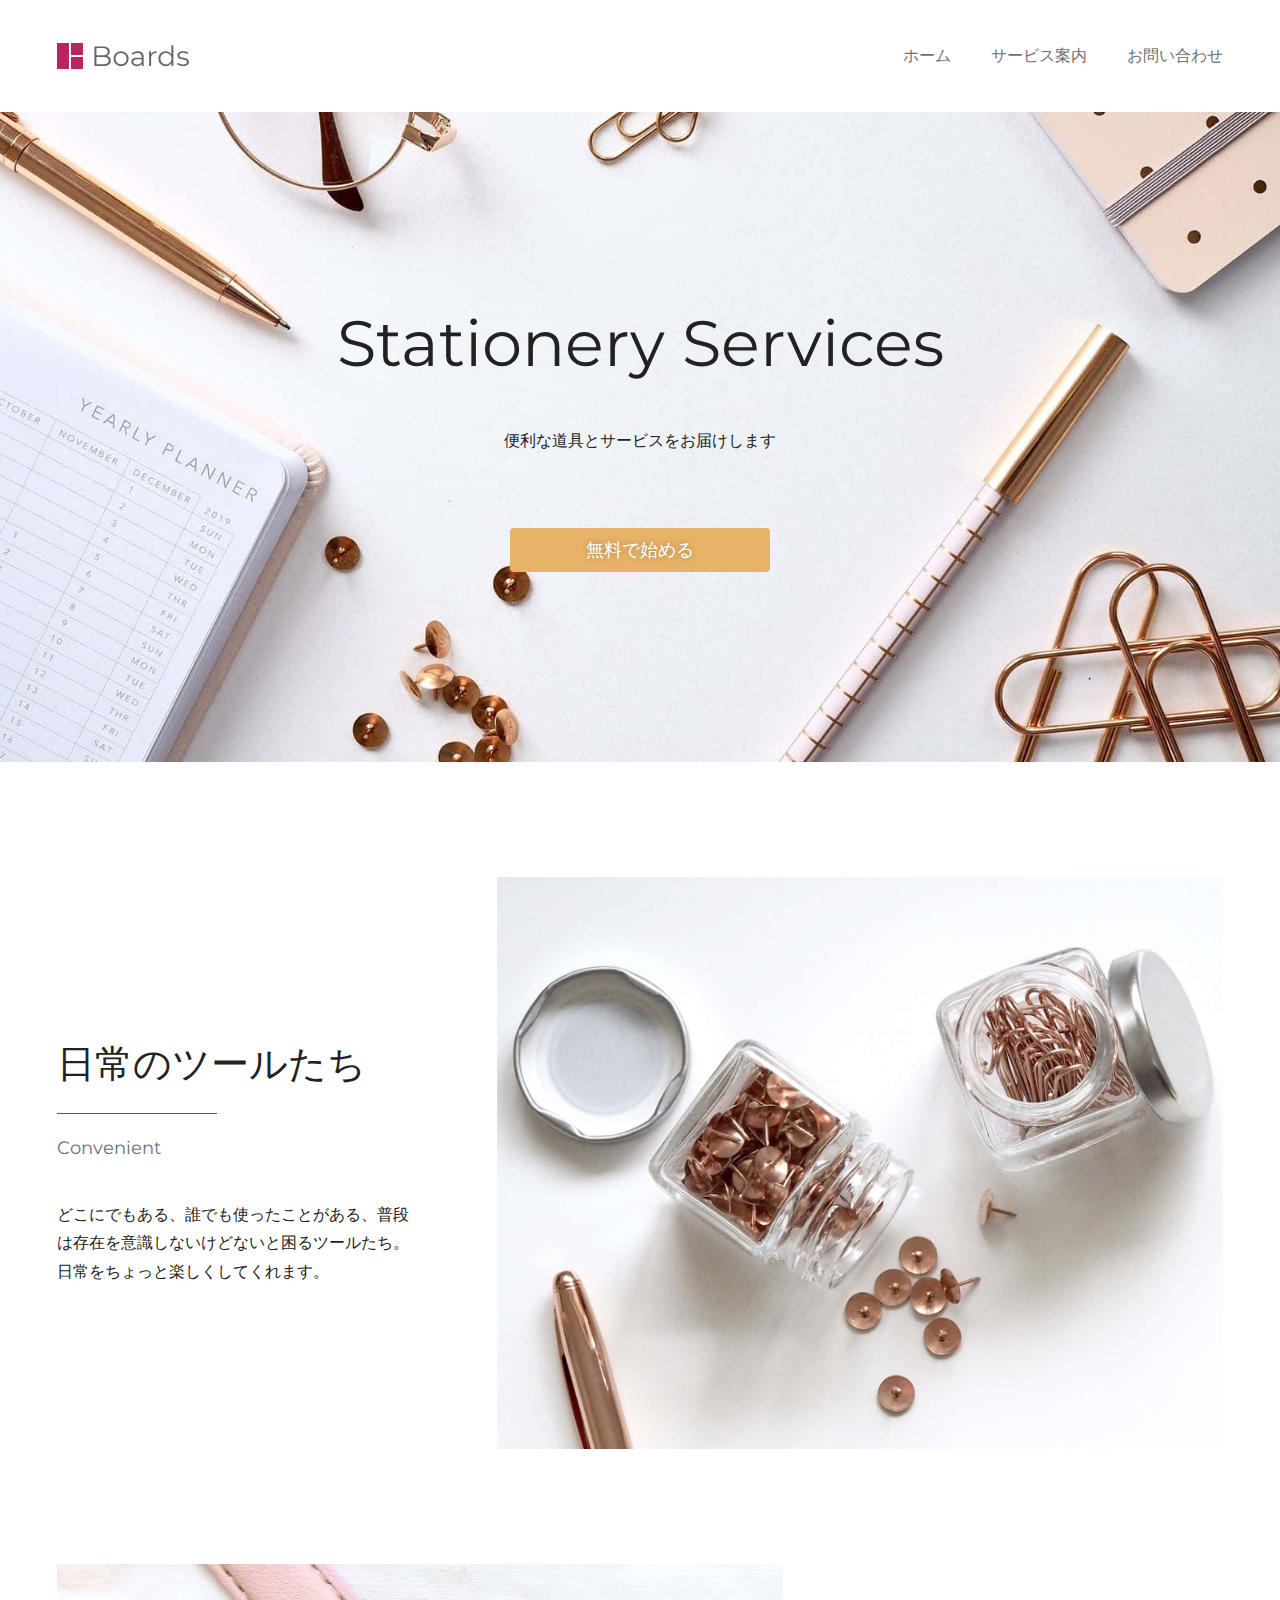
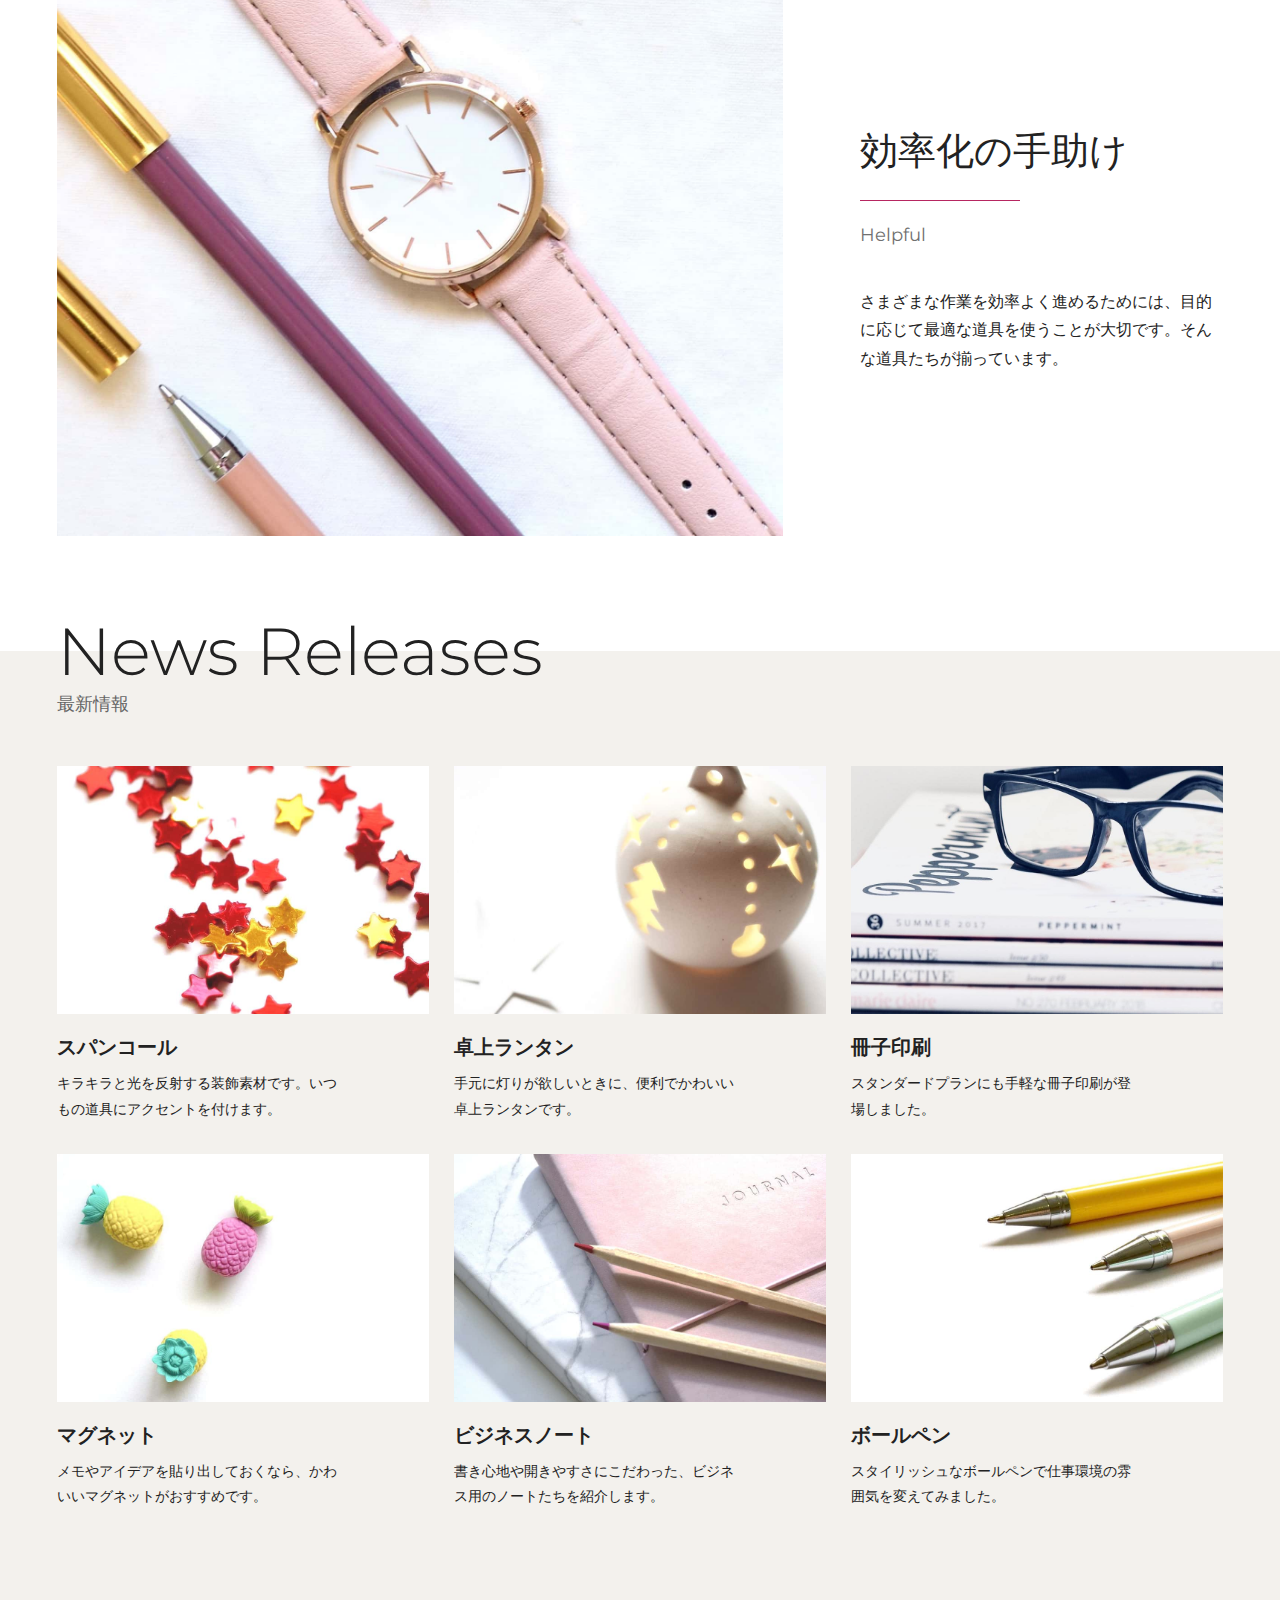
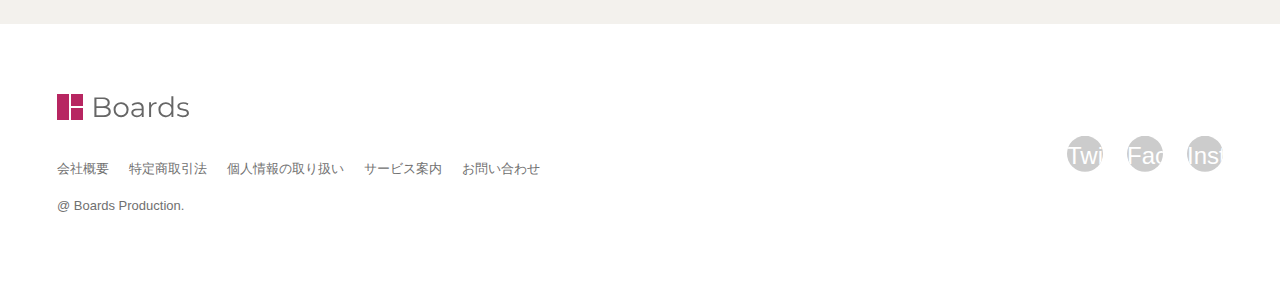
<file: index.html>
<!DOCTYPE html>
<html lang="ja">

<head>
	<!-- Google Tag Manager -->
	<script>(function (w, d, s, l, i) {
			w[l] = w[l] || []; w[l].push({
				'gtm.start':
					new Date().getTime(), event: 'gtm.js'
			}); var f = d.getElementsByTagName(s)[0],
				j = d.createElement(s), dl = l != 'dataLayer' ? '&l=' + l : ''; j.async = true; j.src =
					'https://www.googletagmanager.com/gtm.js?id=' + i + dl; f.parentNode.insertBefore(j, f);
		})(window, document, 'script', 'dataLayer', 'GTM-KLNRV3Z');</script>
	<!-- End Google Tag Manager -->
	<meta charset="UTF-8">
	<meta name="viewport" content="width=device-width">
	<title>Boards</title>

	<link rel="preconnect" href="https://fonts.gstatic.com">
	<link href="https://fonts.googleapis.com/css2?family=Montserrat:wght@300;400&display=swap" rel="stylesheet">

	<link href="https://use.fontawesome.com/releases/v5.15.3/css/all.css"
		integrity="sha384-SZXxX4whJ79/gErwcOYf+zWLeJdY/qpuqC4cAa9rOGUstPomtqpuNWT9wdPEn2fk" crossorigin="anonymous"
		rel="stylesheet">

	<link href="style.css" rel="stylesheet">
</head>

<body>
	<!-- Google Tag Manager (noscript) -->
	<noscript>
		<iframe src="https://www.googletagmanager.com/ns.html?id=GTM-KLNRV3Z" height="0" width="0" style="display:none;visibility:hidden"></iframe>
	</noscript>
	<!-- End Google Tag Manager (noscript) -->
	<header class="header">
		<div class="header-container w-container">
			<div class="site">
				<a href="index.html">
					<img src="img/logo.svg" alt="Boards" width="135" height="26">
				</a>
			</div>

			<button class="navbtn" onClick="document.querySelector('html').classList.toggle('open')">
				<i class="fas fa-bars"></i>
				<i class="fas fa-times"></i>
				<span class="sr-only">MENU</span>
			</button>

			<nav class="nav">
				<ul>
					<li><a href="index.html">ホーム</a></li>
					<li><a href="content.html">サービス案内</a></li>
					<li><a href="contact.html">お問い合わせ</a></li>
				</ul>
			</nav>
		</div>
	</header>

	<section class="hero">
		<div class="hero-container w-container">
			<h1>Stationery Services</h1>
			<p>便利な道具とサービスをお届けします</p>
			<a href="#" class="btn">無料で始める</a>
		</div>
	</section>

	<section class="imgtext">
		<div class="imgtext-container w-container">
			<div class="text">
				<h2 class="heading-decoration">日常のツールたち</h2>
				<p>Convenient</p>
				<p>どこにでもある、誰でも使ったことがある、普段は存在を意識しないけどないと困るツールたち。日常をちょっと楽しくしてくれます。</p>
			</div>
			<figure class="img">
				<img src="img/tool.jpg" alt="" width="1600" height="1260">
			</figure>
		</div>
	</section>

	<section class="imgtext">
		<div class="imgtext-container reverse w-container">
			<div class="text">
				<h2 class="heading-decoration">効率化の手助け</h2>
				<p>Helpful</p>
				<p>さまざまな作業を効率よく進めるためには、目的に応じて最適な道具を使うことが大切です。そんな道具たちが揃っています。</p>
			</div>
			<figure class="img">
				<img src="img/helpful.jpg" alt="" width="1600" height="1260">
			</figure>
		</div>
	</section>

	<section class="posts">
		<div class="w-container">
			<h2 class="heading">
				News Releases <span>最新情報</span>
			</h2>

			<div class="posts-container">
				<article class="post">
					<a href="#">
						<figure><img src="img/news01.jpg" alt="" width="1000" height="750"></figure>
						<h3>スパンコール</h3>
						<p>キラキラと光を反射する装飾素材です。いつもの道具にアクセントを付けます。</p>
					</a>
				</article>

				<article class="post">
					<a href="#">
						<figure><img src="img/news02.jpg" alt="" width="1000" height="750"></figure>
						<h3>卓上ランタン</h3>
						<p>手元に灯りが欲しいときに、便利でかわいい卓上ランタンです。</p>
					</a>
				</article>

				<article class="post">
					<a href="#">
						<figure><img src="img/news03.jpg" alt="" width="1000" height="1000"></figure>
						<h3>冊子印刷</h3>
						<p>スタンダードプランにも手軽な冊子印刷が登場しました。</p>
					</a>
				</article>

				<article class="post">
					<a href="#">
						<figure><img src="img/news04.jpg" alt="" width="1000" height="750"></figure>
						<h3>マグネット</h3>
						<p>メモやアイデアを貼り出しておくなら、かわいいマグネットがおすすめです。</p>
					</a>
				</article>

				<article class="post">
					<a href="#">
						<figure><img src="img/news05.jpg" alt="" width="1000" height="750"></figure>
						<h3>ビジネスノート</h3>
						<p>書き心地や開きやすさにこだわった、ビジネス用のノートたちを紹介します。</p>
					</a>
				</article>

				<article class="post">
					<a href="#">
						<figure><img src="img/news06.jpg" alt="" width="1000" height="750"></figure>
						<h3>ボールペン</h3>
						<p>スタイリッシュなボールペンで仕事環境の雰囲気を変えてみました。</p>
					</a>
				</article>
			</div>
		</div>
	</section>

	<footer class="footer">
		<div class="footer-container w-container">
			<div class="footer-site">
				<a href="index.html">
					<img src="img/logo.svg" alt="Boards" width="135" height="26">
				</a>
			</div>

			<ul class="footer-sns">
				<li>
					<a href="#">
						<i class="fab fa-twitter"></i>
						<span class="sr-only">Twitter</span>
					</a>
				</li>
				<li>
					<a href="#">
						<i class="fab fa-facebook-f"></i>
						<span class="sr-only">Facebook</span>
					</a>
				</li>
				<li>
					<a href="#">
						<i class="fab fa-instagram"></i>
						<span class="sr-only">Instagram</span>
					</a>
				</li>
			</ul>

			<ul class="footer-menu">
				<li><a href="about.html">会社概要</a></li>
				<li><a href="notations.html">特定商取引法</a></li>
				<li><a href="privacy.html">個人情報の取り扱い</a></li>
				<li><a href="content.html">サービス案内</a></li>
				<li><a href="contact.html">お問い合わせ</a></li>
			</ul>

			<div class="footer-copy">
				@ Boards Production.
			</div>
		</div>
	</footer>

</body>

</html>
</file>
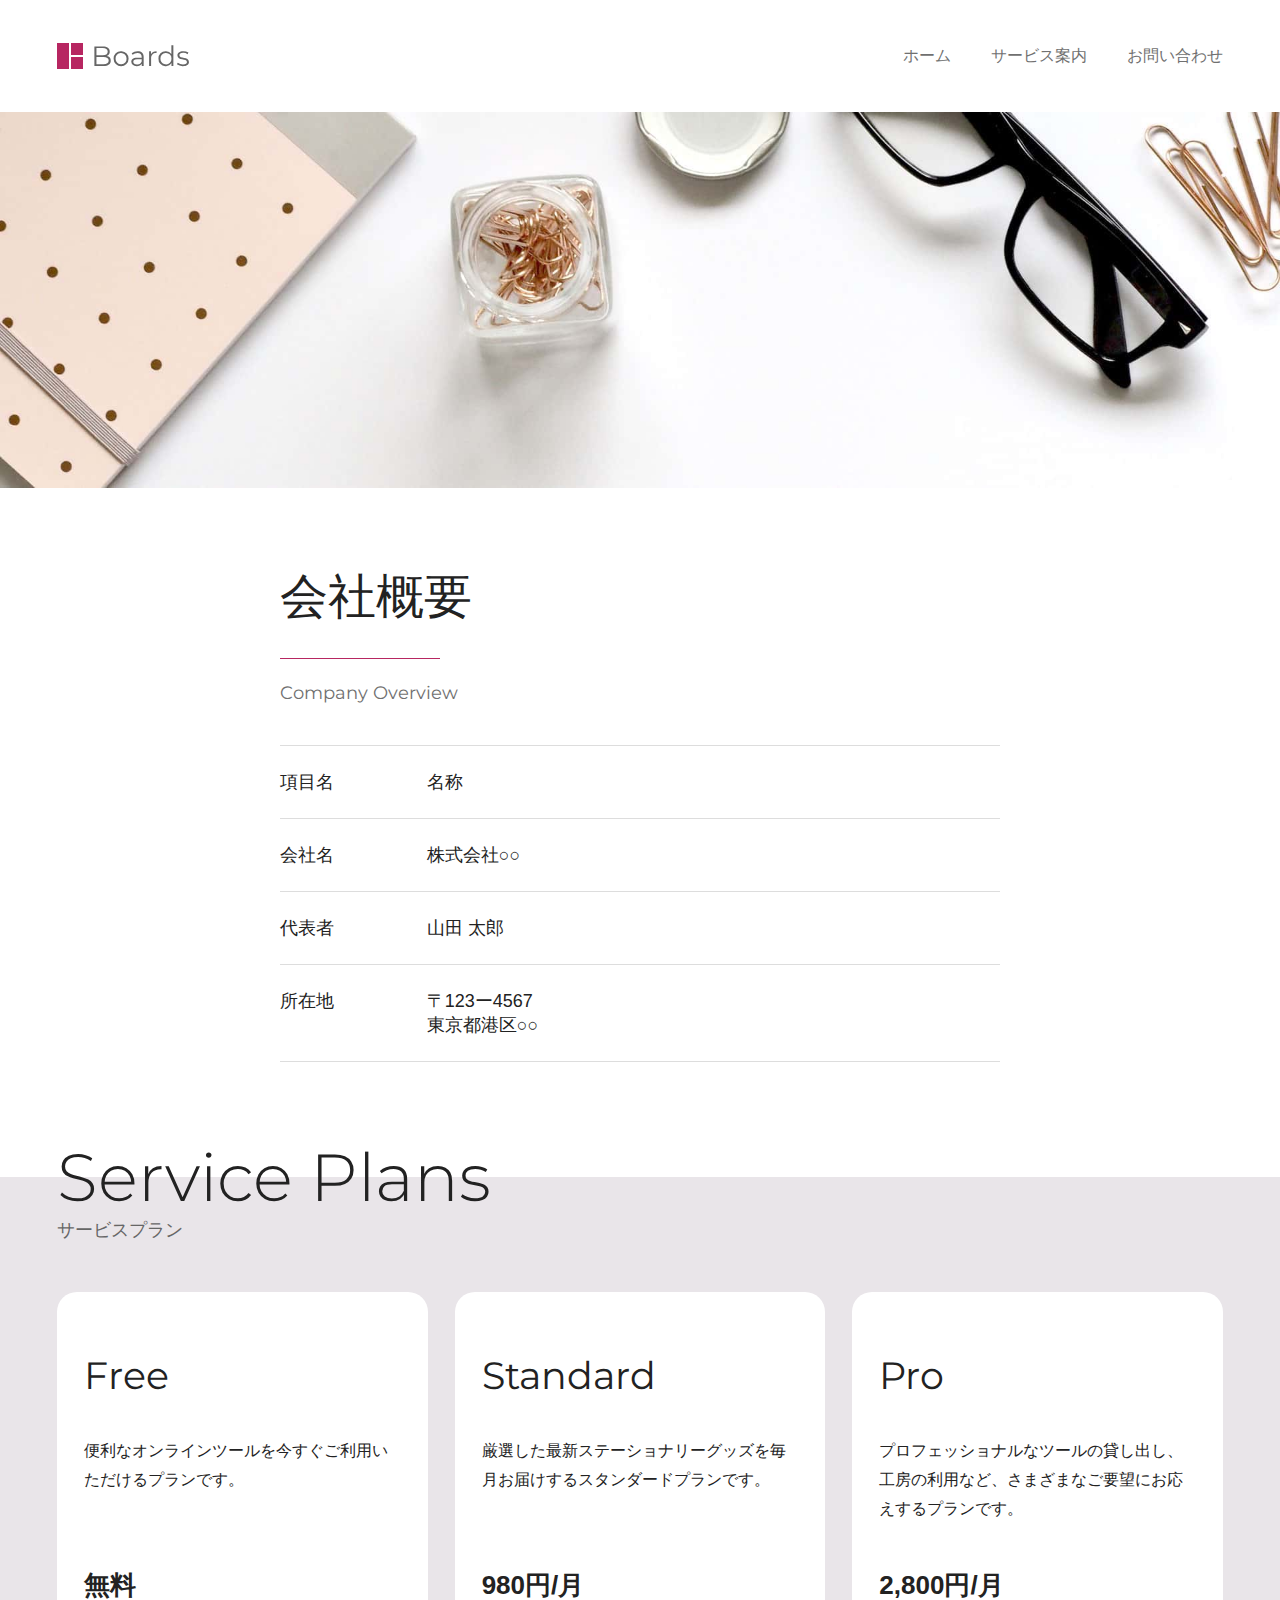
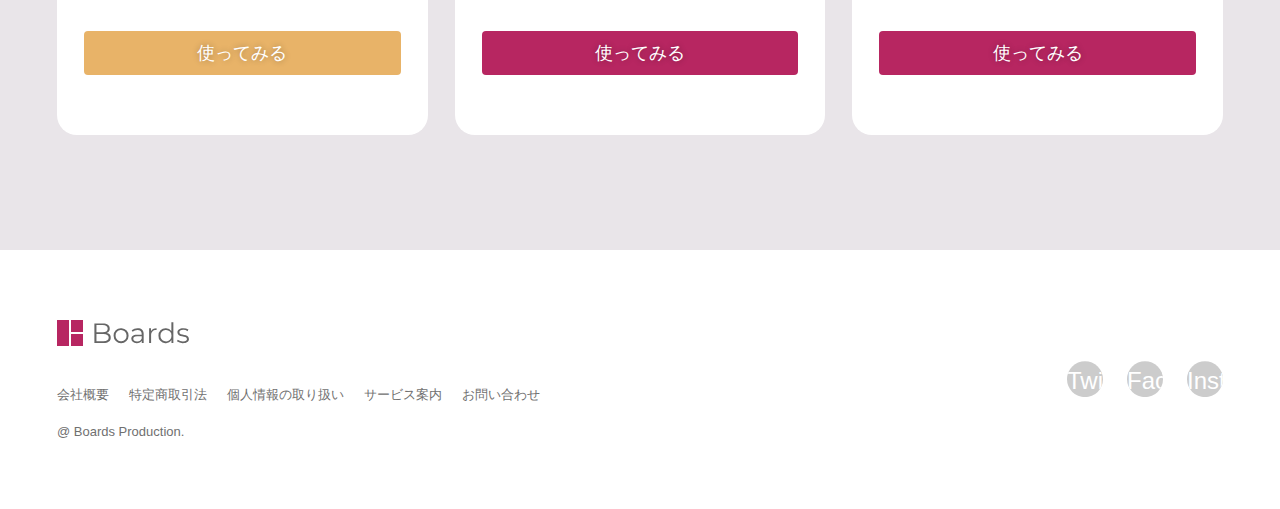
<file: about.html>
<!DOCTYPE html>
<html lang="ja">
<head>
	<!-- Google Tag Manager -->
	<script>(function (w, d, s, l, i) {
		w[l] = w[l] || []; w[l].push({
			'gtm.start':
				new Date().getTime(), event: 'gtm.js'
		}); var f = d.getElementsByTagName(s)[0],
			j = d.createElement(s), dl = l != 'dataLayer' ? '&l=' + l : ''; j.async = true; j.src =
				'https://www.googletagmanager.com/gtm.js?id=' + i + dl; f.parentNode.insertBefore(j, f);
	})(window, document, 'script', 'dataLayer', 'GTM-KLNRV3Z');</script>
	<!-- End Google Tag Manager -->
	<meta charset="UTF-8">
	<meta name="viewport" content="width=device-width">
	<title>会社概要 | Boards</title>
	<link rel="preconnect" href="https://fonts.gstatic.com">
	<link href="https://fonts.googleapis.com/css2?family=Montserrat:wght@300;400&display=swap" rel="stylesheet">
	<link href="https://use.fontawesome.com/releases/v5.15.3/css/all.css" integrity="sha384-SZXxX4whJ79/gErwcOYf+zWLeJdY/qpuqC4cAa9rOGUstPomtqpuNWT9wdPEn2fk" crossorigin="anonymous" rel="stylesheet">
	<link href="style.css" rel="stylesheet">
</head>
<body id="About">
	<!-- Google Tag Manager (noscript) -->
	<noscript>
		<iframe src="https://www.googletagmanager.com/ns.html?id=GTM-KLNRV3Z" height="0" width="0" style="display:none;visibility:hidden"></iframe>
	</noscript>
	<!-- End Google Tag Manager (noscript) -->
<header class="header">
	<div class="header-container w-container">
		<div class="site">
			<a href="index.html">
				<img src="img/logo.svg" alt="Boards" width="135" height="26">
			</a>
		</div>

		<button class="navbtn" onClick="document.querySelector('html').classList.toggle('open')">
			<i class="fas fa-bars"></i>
			<i class="fas fa-times"></i>
			<span class="sr-only">MENU</span>
		</button>

		<nav class="nav">
			<ul>
				<li><a href="index.html">ホーム</a></li>
				<li><a href="content.html">サービス案内</a></li>
				<li><a href="contact.html">お問い合わせ</a></li>				
			</ul>
		</nav>
	</div>
</header>

<article class="entry">
	<figure class="entry-img">
		<img src="img/service.jpg" alt="" width="1600" height="470">
	</figure>
	
	<div class="w-container">
		<h1 class="heading-decoration">会社概要</h1>
		<p>Company Overview</p>

		<div class="entry-container">
			<dl class="company-overview">
				<div class="item">
					<dt>項目名</dt>
					<dd>名称</dd>
				</div>
				<div class="item">
					<dt>会社名</dt>
					<dd>株式会社○○</dd>
				</div>
				<div class="item">
					<dt>代表者</dt>
					<dd>山田 太郎</dd>
				</div>
				<div class="item">
					<dt>所在地</dt>
					<dd>〒123ー4567<br>東京都港区○○</dd>
				</div>
				<!-- 以下、必要な項目を追記してください -->
			</dl>		</div>
	</div>
</article>

<section class="plans">
	<div class="w-container">
		<h2 class="heading">
			Service Plans <span>サービスプラン</span>
		</h2>

		<div class="plans-container">
			<div class="plan">
				<h3>Free</h3>
				<p class="desc">便利なオンラインツールを今すぐご利用いただけるプランです。</p>
				<p class="price">無料</p>
				<a href="#" class="btn">使ってみる</a>
			</div>

			<div class="plan">
				<h3>Standard</h3>
				<p class="desc">厳選した最新ステーショナリーグッズを毎月お届けするスタンダードプランです。</p>
				<p class="price">980円/月</p>
				<a href="#" class="btn btn-accent">使ってみる</a>
			</div>

			<div class="plan">
				<h3>Pro</h3>
				<p class="desc">プロフェッショナルなツールの貸し出し、工房の利用など、さまざまなご要望にお応えするプランです。</p>
				<p class="price">2,800円/月</p>
				<a href="#" class="btn btn-accent">使ってみる</a>
			</div>
		</div>
	</div>
</section>

<footer class="footer">
	<div class="footer-container w-container">
		<div class="footer-site">
			<a href="index.html">
				<img src="img/logo.svg" alt="Boards" width="135" height="26">
			</a>
		</div>

		<ul class="footer-sns">
			<li>
				<a href="#">
					<i class="fab fa-twitter"></i>
					<span class="sr-only">Twitter</span>
				</a>
			</li>
			<li>
				<a href="#">
					<i class="fab fa-facebook-f"></i>
					<span class="sr-only">Facebook</span>
				</a>
			</li>
			<li>
				<a href="#">
					<i class="fab fa-instagram"></i>
					<span class="sr-only">Instagram</span>
				</a>
			</li>
		</ul>

		<ul class="footer-menu">
			<li><a href="about.html">会社概要</a></li>
			<li><a href="notations.html">特定商取引法</a></li>
			<li><a href="privacy.html">個人情報の取り扱い</a></li>
			<li><a href="content.html">サービス案内</a></li>
			<li><a href="contact.html">お問い合わせ</a></li>
		</ul>

		<div class="footer-copy">
			@ Boards Production.
		</div>
	</div>
</footer>

</body>
</html>
</file>
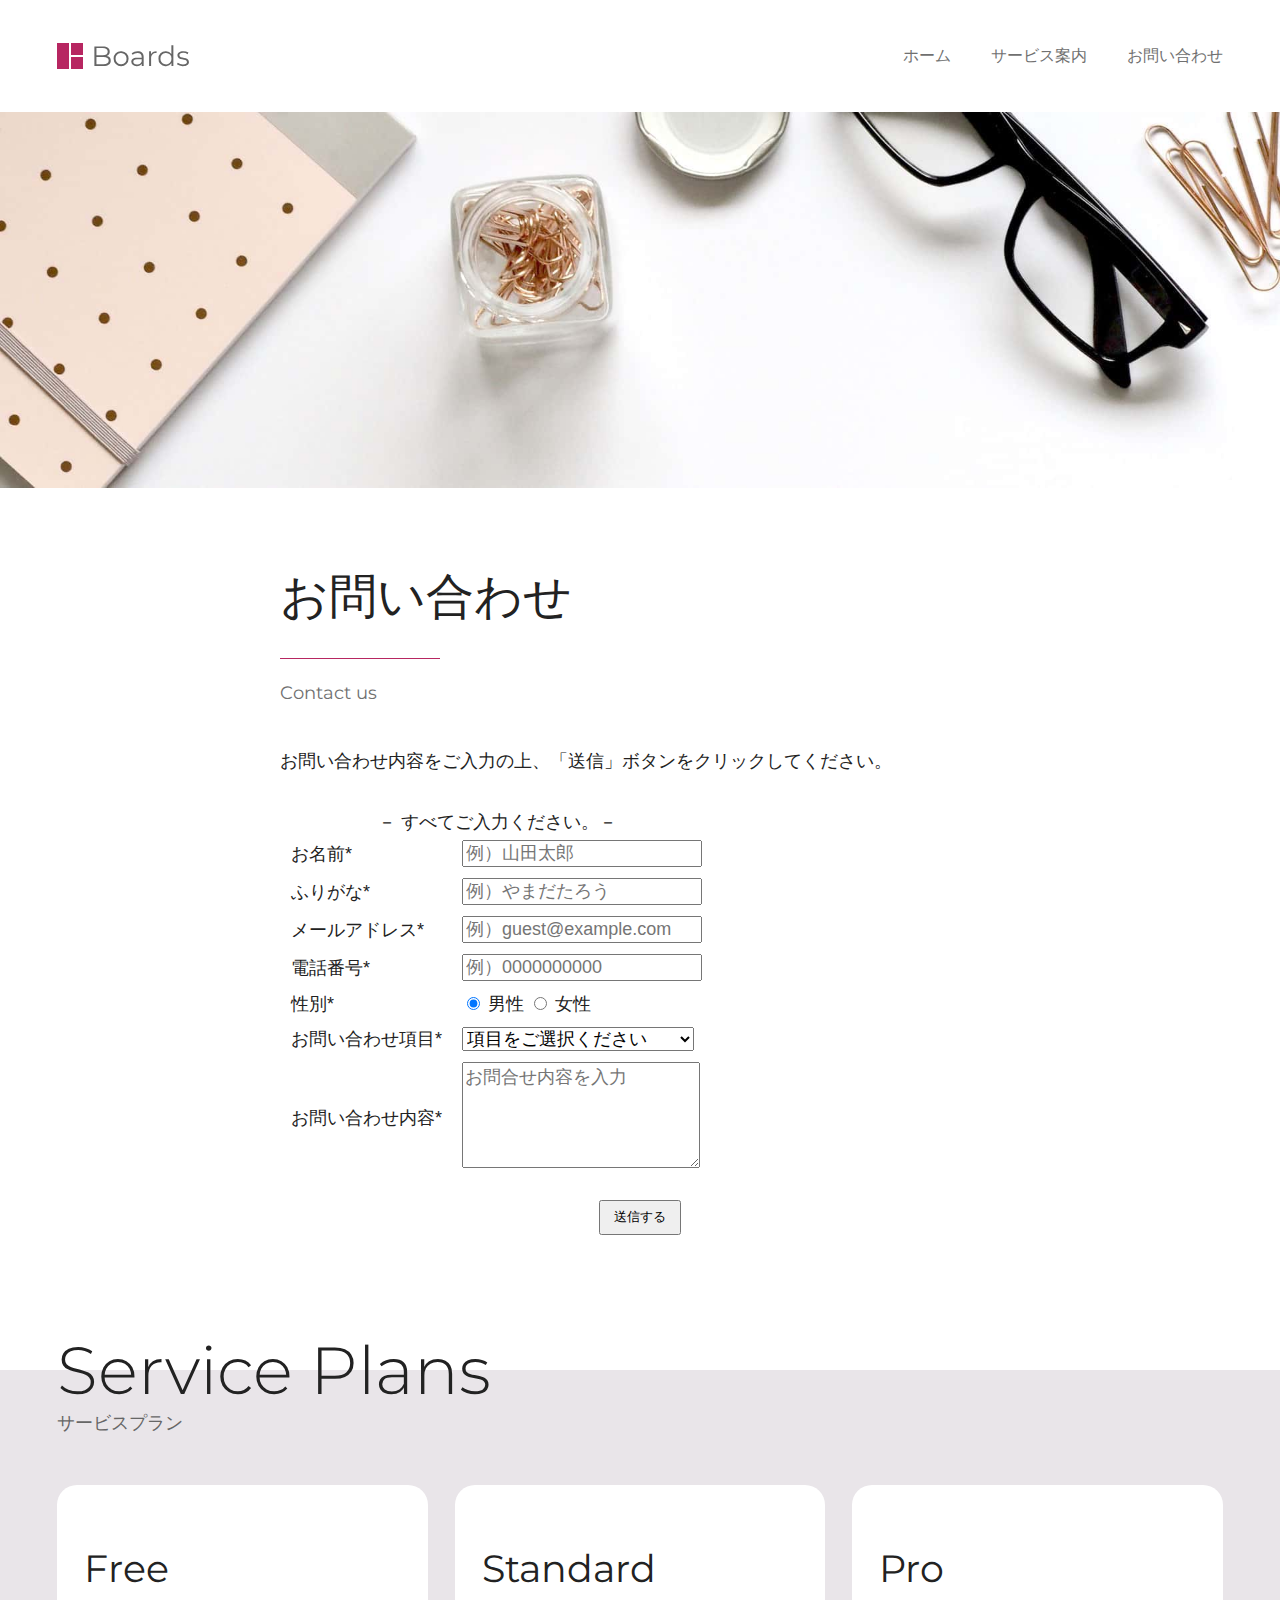
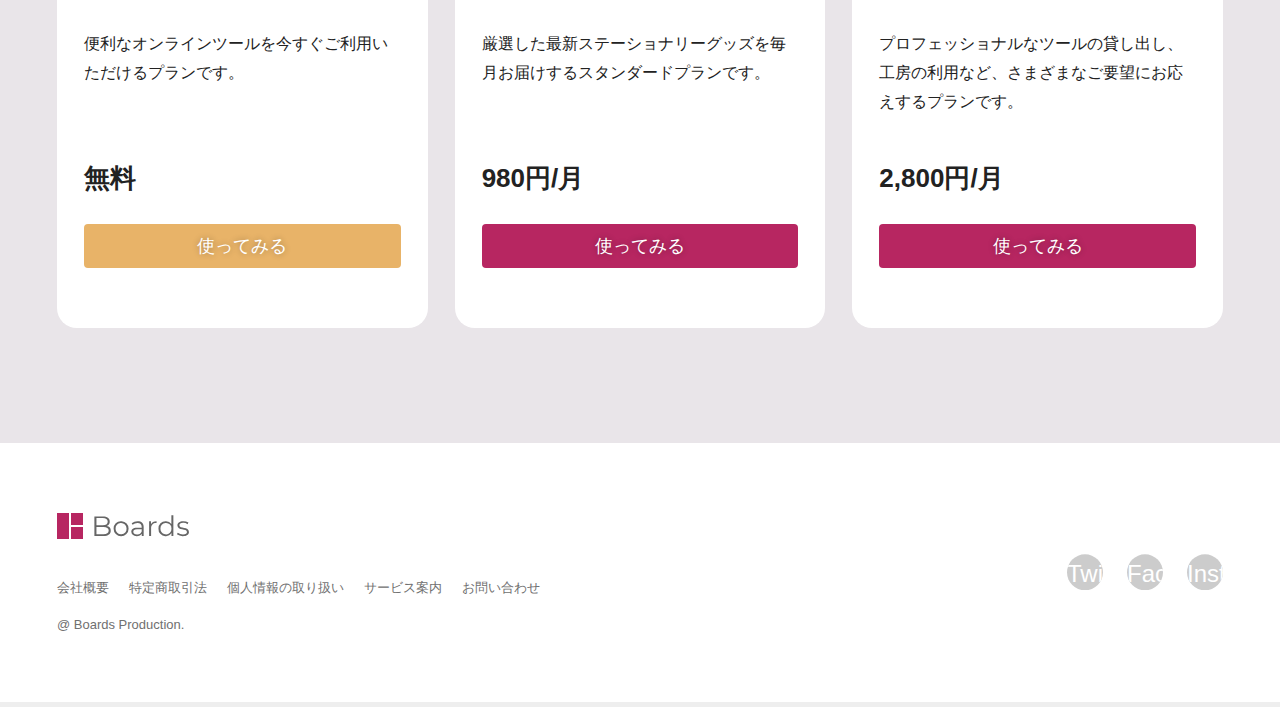
<file: contact.html>
<!DOCTYPE html>
<html lang="ja">

<head>
	<!-- Google Tag Manager -->
	<script>(function (w, d, s, l, i) {
			w[l] = w[l] || []; w[l].push({'gtm.start':new Date().getTime(), event: 'gtm.js'}); 
			var f = d.getElementsByTagName(s)[0],	j = d.createElement(s), dl = l != 'dataLayer' ? '&l=' + l : ''; 
			j.async = true; 
			j.src =	'https://www.googletagmanager.com/gtm.js?id=' + i + dl; 
			f.parentNode.insertBefore(j, f);
		})(window, document, 'script', 'dataLayer', 'GTM-KLNRV3Z');</script>
	<!-- End Google Tag Manager -->
	<meta charset="UTF-8">
	<meta name="viewport" content="width=device-width">
	<title>お問い合わせ | Boards</title>
	<link rel="preconnect" href="https://fonts.gstatic.com">
	<link href="https://fonts.googleapis.com/css2?family=Montserrat:wght@300;400&display=swap" rel="stylesheet">
	<link href="https://use.fontawesome.com/releases/v5.15.3/css/all.css"	integrity="sha384-SZXxX4whJ79/gErwcOYf+zWLeJdY/qpuqC4cAa9rOGUstPomtqpuNWT9wdPEn2fk" crossorigin="anonymous"	rel="stylesheet">
	<link href="style.css" rel="stylesheet">
</head>

<body id="Contact">
	<!-- Google Tag Manager (noscript) -->
	<noscript>
		<iframe src="https://www.googletagmanager.com/ns.html?id=GTM-KLNRV3Z" height="0" width="0"
			style="display:none;visibility:hidden"></iframe>
	</noscript>
	<!-- End Google Tag Manager (noscript) -->
	<header class="header">
		<div class="header-container w-container">
			<div class="site">
				<a href="index.html">
					<img src="img/logo.svg" alt="Boards" width="135" height="26">
				</a>
			</div>

			<button class="navbtn" onClick="document.querySelector('html').classList.toggle('open')">
				<i class="fas fa-bars"></i>
				<i class="fas fa-times"></i>
				<span class="sr-only">MENU</span>
			</button>

			<nav class="nav">
				<ul>
					<li><a href="index.html">ホーム</a></li>
					<li><a href="content.html">サービス案内</a></li>
					<li><a href="contact.html">お問い合わせ</a></li>
				</ul>
			</nav>
		</div>
	</header>

	<article class="entry">
		<figure class="entry-img">
			<img src="img/service.jpg" alt="" width="1600" height="470">
		</figure>

		<div class="w-container">
			<h1 class="heading-decoration">お問い合わせ</h1>
			<p>Contact us</p>

			<div class="entry-container">
				<form action="confirm.php" method="post" name="form" onsubmit="return validate()">
					<p>お問い合わせ内容をご入力の上、「送信」ボタンをクリックしてください。</p>
					<table>
						<caption>－ すべてご入力ください。－</caption>
						<tr>
							<th><label>お名前*</label></th>
							<td><input type="text" name="name" placeholder="例）山田太郎" value=""></td>
						</tr>
						<tr>
							<th><label>ふりがな*</label></th>
							<td><input type="text" name="furigana" placeholder="例）やまだたろう" value=""></td>
						</tr>
						<tr>
							<th><label>メールアドレス*</label></th>
							<td><input type="text" name="email" placeholder="例）guest@example.com" value=""></td>
						</tr>
						<tr>
							<th><label>電話番号*</label></th>
							<td><input type="text" name="tel" placeholder="例）0000000000" value=""></td>
						</tr>
						<tr>
							<th><label>性別*</label></th>
							<td>
								<input type="radio" name="sex" value="男性" checked> 男性
								<input type="radio" name="sex" value="女性"> 女性
							</td>
						</tr>
						<tr>
							<th><label>お問い合わせ項目*</label></th>
							<td>
								<select name="item">
									<option value="">項目をご選択ください</option>
									<option value="ご質問・お問い合わせ">ご質問・お問い合わせ</option>
									<option value="ご意見・ご感想">ご意見・ご感想</option>
								</select>
							</td>
						</tr>
						<tr>
							<th><label>お問い合わせ内容*</label></th>
							<td><textarea name="content" rows="5" placeholder="お問合せ内容を入力"></textarea></td>
						</tr>
					</table>
					<!-- <button type="submit">確認画面へ</button> -->
				</form>
				<section>
					<div style="width:fit-content;margin:20px auto;"><button onclick="location.href='thanks.html'" style="padding: 0.5em 1em;cursor:pointer;">送信する</button></div>
				</section>
			</div>
		</div>
	</article>

	<section class="plans">
		<div class="w-container">
			<h2 class="heading">
				Service Plans <span>サービスプラン</span>
			</h2>

			<div class="plans-container">
				<div class="plan">
					<h3>Free</h3>
					<p class="desc">便利なオンラインツールを今すぐご利用いただけるプランです。</p>
					<p class="price">無料</p>
					<a href="#" class="btn">使ってみる</a>
				</div>

				<div class="plan">
					<h3>Standard</h3>
					<p class="desc">厳選した最新ステーショナリーグッズを毎月お届けするスタンダードプランです。</p>
					<p class="price">980円/月</p>
					<a href="#" class="btn btn-accent">使ってみる</a>
				</div>

				<div class="plan">
					<h3>Pro</h3>
					<p class="desc">プロフェッショナルなツールの貸し出し、工房の利用など、さまざまなご要望にお応えするプランです。</p>
					<p class="price">2,800円/月</p>
					<a href="#" class="btn btn-accent">使ってみる</a>
				</div>
			</div>
		</div>
	</section>

	<footer class="footer">
		<div class="footer-container w-container">
			<div class="footer-site">
				<a href="index.html">
					<img src="img/logo.svg" alt="Boards" width="135" height="26">
				</a>
			</div>

			<ul class="footer-sns">
				<li>
					<a href="#">
						<i class="fab fa-twitter"></i>
						<span class="sr-only">Twitter</span>
					</a>
				</li>
				<li>
					<a href="#">
						<i class="fab fa-facebook-f"></i>
						<span class="sr-only">Facebook</span>
					</a>
				</li>
				<li>
					<a href="#">
						<i class="fab fa-instagram"></i>
						<span class="sr-only">Instagram</span>
					</a>
				</li>
			</ul>

			<ul class="footer-menu">
				<li><a href="about.html">会社概要</a></li>
				<li><a href="notations.html">特定商取引法</a></li>
				<li><a href="privacy.html">個人情報の取り扱い</a></li>
				<li><a href="content.html">サービス案内</a></li>
				<li><a href="contact.html">お問い合わせ</a></li>
			</ul>

			<div class="footer-copy">
				@ Boards Production.
			</div>
		</div>
	</footer>

</body>

</html>
</file>
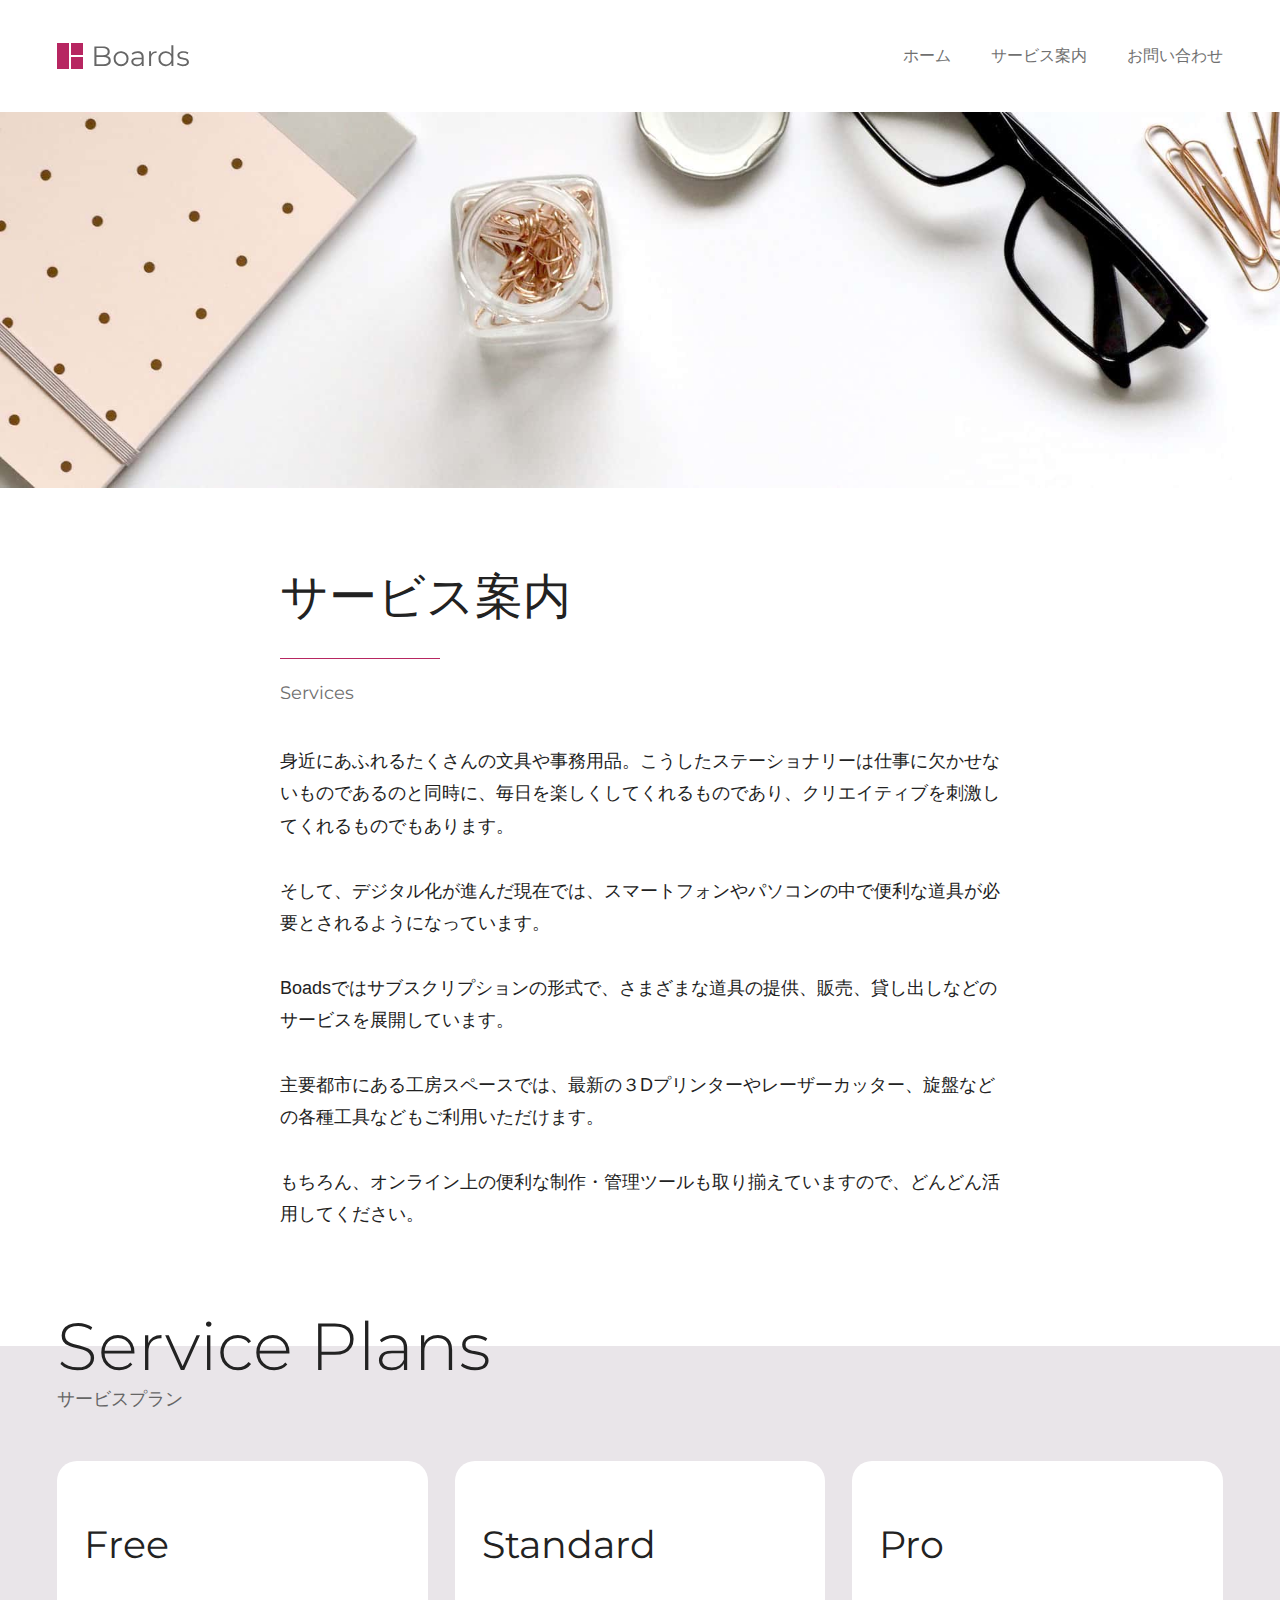
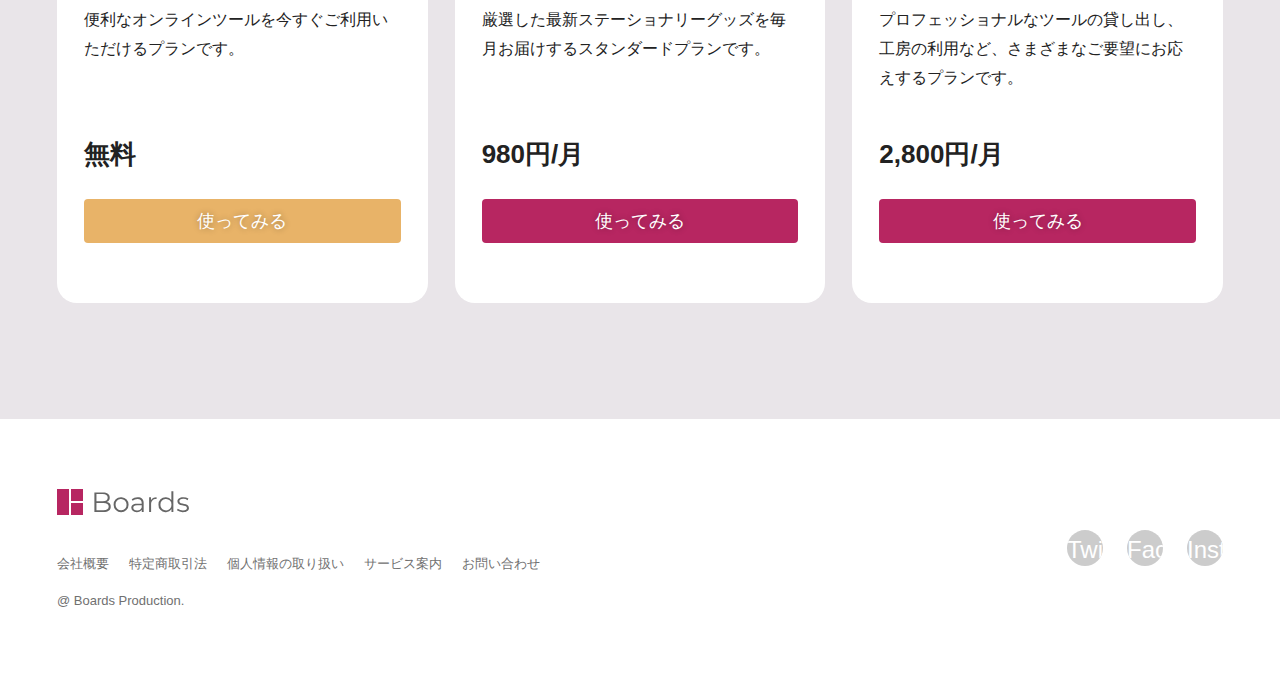
<file: content.html>
<!DOCTYPE html>
<html lang="ja">
<head>
	<!-- Google Tag Manager -->
	<script>(function (w, d, s, l, i) {
		w[l] = w[l] || []; w[l].push({
			'gtm.start':
				new Date().getTime(), event: 'gtm.js'
		}); var f = d.getElementsByTagName(s)[0],
			j = d.createElement(s), dl = l != 'dataLayer' ? '&l=' + l : ''; j.async = true; j.src =
				'https://www.googletagmanager.com/gtm.js?id=' + i + dl; f.parentNode.insertBefore(j, f);
	})(window, document, 'script', 'dataLayer', 'GTM-KLNRV3Z');</script>
	<!-- End Google Tag Manager -->
	<meta charset="UTF-8">
	<meta name="viewport" content="width=device-width">
	<title>サービス案内 | Boards</title>

	<link rel="preconnect" href="https://fonts.gstatic.com">
	<link href="https://fonts.googleapis.com/css2?family=Montserrat:wght@300;400&display=swap" rel="stylesheet">

	<link href="https://use.fontawesome.com/releases/v5.15.3/css/all.css" integrity="sha384-SZXxX4whJ79/gErwcOYf+zWLeJdY/qpuqC4cAa9rOGUstPomtqpuNWT9wdPEn2fk" crossorigin="anonymous" rel="stylesheet">
	
	<link href="style.css" rel="stylesheet">
</head>
<body>
	<!-- Google Tag Manager (noscript) -->
	<noscript>
		<iframe src="https://www.googletagmanager.com/ns.html?id=GTM-KLNRV3Z" height="0" width="0" style="display:none;visibility:hidden"></iframe>
	</noscript>
	<!-- End Google Tag Manager (noscript) -->
<header class="header">
	<div class="header-container w-container">
		<div class="site">
			<a href="index.html">
				<img src="img/logo.svg" alt="Boards" width="135" height="26">
			</a>
		</div>

		<button class="navbtn" onClick="document.querySelector('html').classList.toggle('open')">
			<i class="fas fa-bars"></i>
			<i class="fas fa-times"></i>
			<span class="sr-only">MENU</span>
		</button>

		<nav class="nav">
			<ul>
				<li><a href="index.html">ホーム</a></li>
				<li><a href="content.html">サービス案内</a></li>
				<li><a href="contact.html">お問い合わせ</a></li>				
			</ul>
		</nav>
	</div>
</header>

<article class="entry">
	<figure class="entry-img">
		<img src="img/service.jpg" alt="" width="1600" height="470">
	</figure>
	
	<div class="w-container">
		<h1 class="heading-decoration">サービス案内</h1>
		<p>Services</p>

		<div class="entry-container">
			<p>身近にあふれるたくさんの文具や事務用品。こうしたステーショナリーは仕事に欠かせないものであるのと同時に、毎日を楽しくしてくれるものであり、クリエイティブを刺激してくれるものでもあります。</p>
			<p>そして、デジタル化が進んだ現在では、スマートフォンやパソコンの中で便利な道具が必要とされるようになっています。</p>
			<p>Boadsではサブスクリプションの形式で、さまざまな道具の提供、販売、貸し出しなどのサービスを展開しています。</p>
			<p>主要都市にある工房スペースでは、最新の３Dプリンターやレーザーカッター、旋盤などの各種工具などもご利用いただけます。</p>
			<p>もちろん、オンライン上の便利な制作・管理ツールも取り揃えていますので、どんどん活用してください。</p>
		</div>
	</div>
</article>

<section class="plans">
	<div class="w-container">
		<h2 class="heading">
			Service Plans <span>サービスプラン</span>
		</h2>

		<div class="plans-container">
			<div class="plan">
				<h3>Free</h3>
				<p class="desc">便利なオンラインツールを今すぐご利用いただけるプランです。</p>
				<p class="price">無料</p>
				<a href="#" class="btn">使ってみる</a>
			</div>

			<div class="plan">
				<h3>Standard</h3>
				<p class="desc">厳選した最新ステーショナリーグッズを毎月お届けするスタンダードプランです。</p>
				<p class="price">980円/月</p>
				<a href="#" class="btn btn-accent">使ってみる</a>
			</div>

			<div class="plan">
				<h3>Pro</h3>
				<p class="desc">プロフェッショナルなツールの貸し出し、工房の利用など、さまざまなご要望にお応えするプランです。</p>
				<p class="price">2,800円/月</p>
				<a href="#" class="btn btn-accent">使ってみる</a>
			</div>
		</div>
	</div>
</section>

<footer class="footer">
	<div class="footer-container w-container">
		<div class="footer-site">
			<a href="index.html">
				<img src="img/logo.svg" alt="Boards" width="135" height="26">
			</a>
		</div>

		<ul class="footer-sns">
			<li>
				<a href="#">
					<i class="fab fa-twitter"></i>
					<span class="sr-only">Twitter</span>
				</a>
			</li>
			<li>
				<a href="#">
					<i class="fab fa-facebook-f"></i>
					<span class="sr-only">Facebook</span>
				</a>
			</li>
			<li>
				<a href="#">
					<i class="fab fa-instagram"></i>
					<span class="sr-only">Instagram</span>
				</a>
			</li>
		</ul>

		<ul class="footer-menu">
			<li><a href="about.html">会社概要</a></li>
			<li><a href="notations.html">特定商取引法</a></li>
			<li><a href="privacy.html">個人情報の取り扱い</a></li>
			<li><a href="content.html">サービス案内</a></li>
			<li><a href="contact.html">お問い合わせ</a></li>
		</ul>
		<div class="footer-copy">
			@ Boards Production.
		</div>
	</div>
</footer>

</body>
</html>
</file>
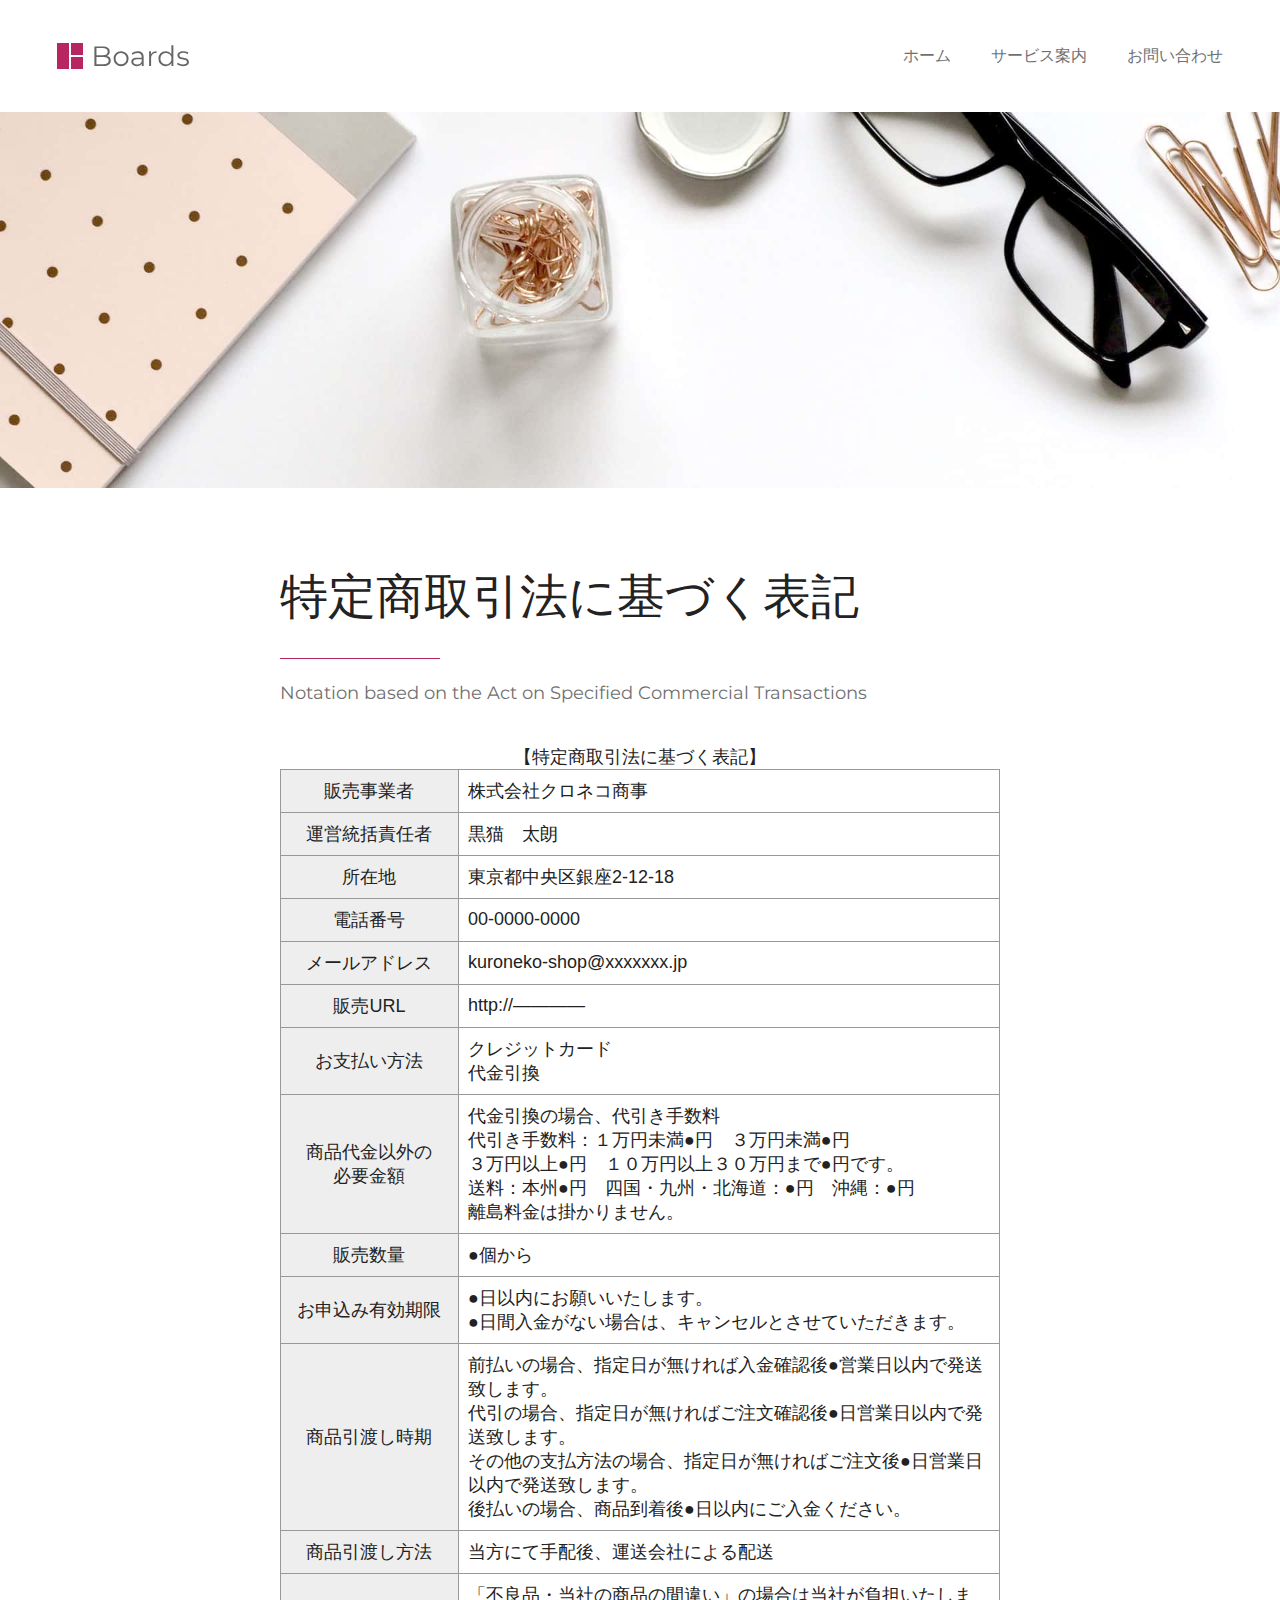
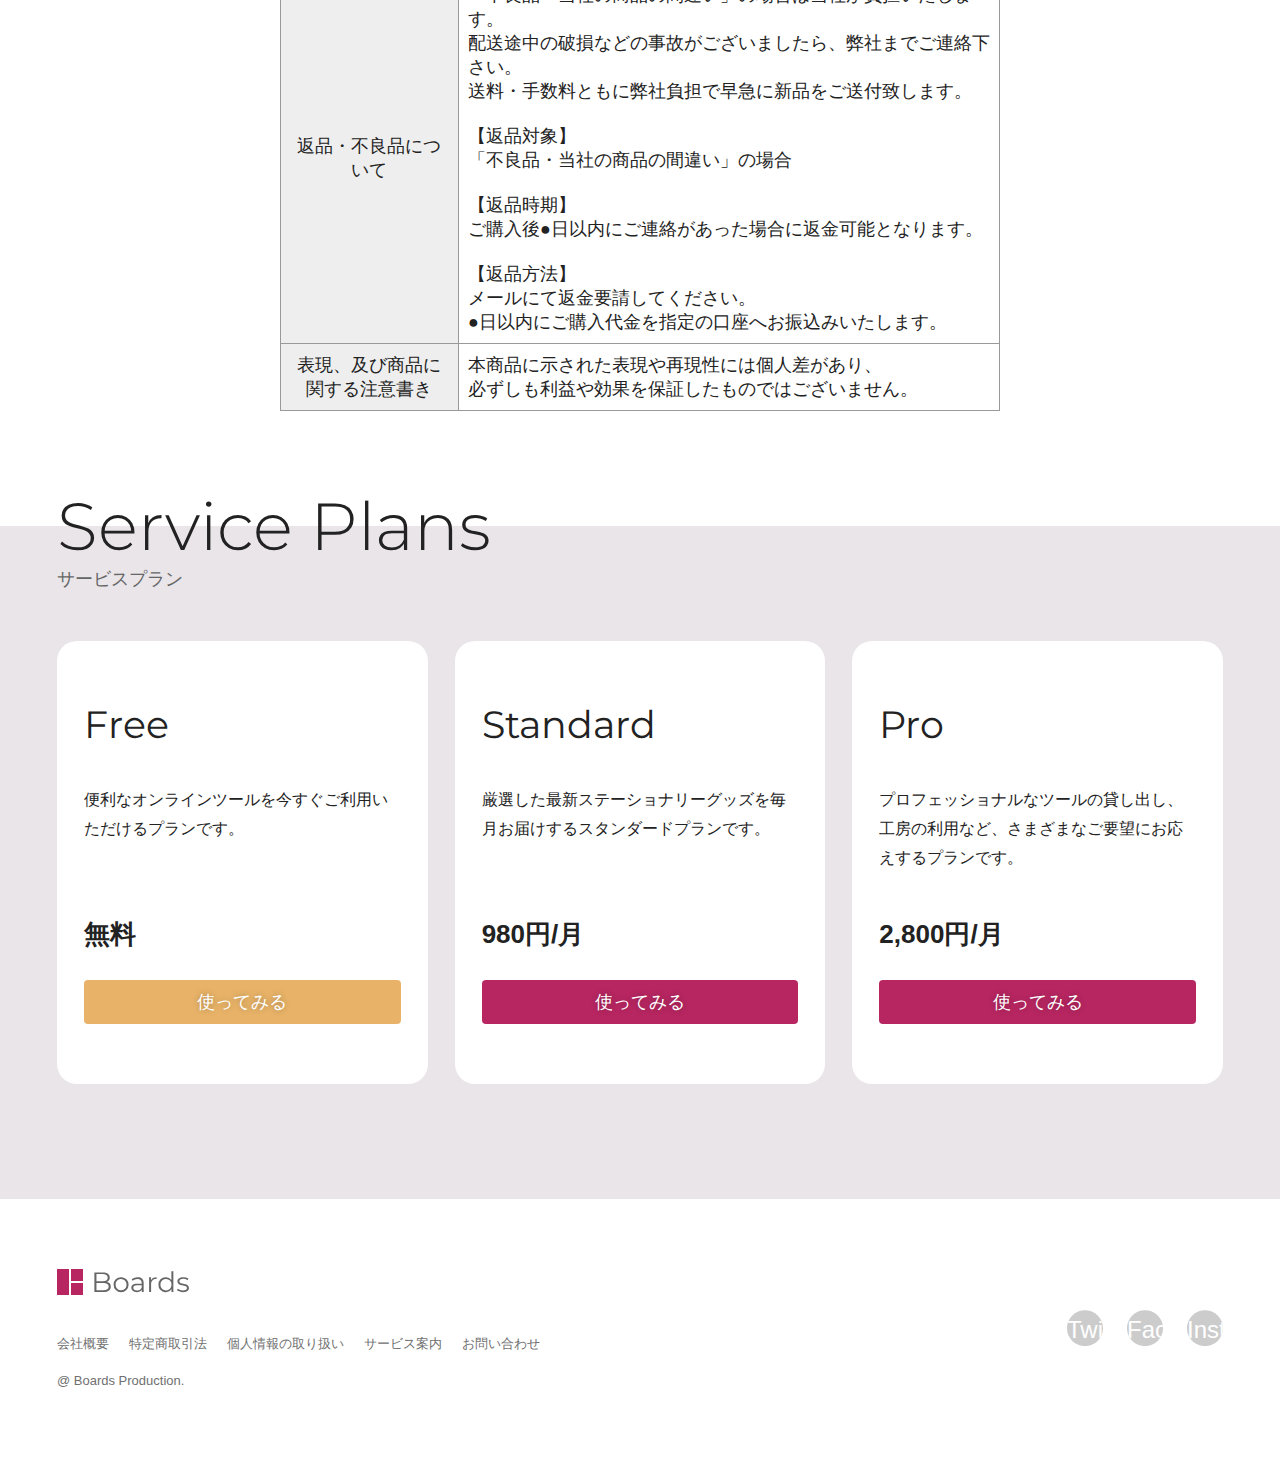
<file: notations.html>
<!DOCTYPE html>
<html lang="ja">

<head>
	<!-- Google Tag Manager -->
	<script>(function (w, d, s, l, i) {
			w[l] = w[l] || [];
			w[l].push({'gtm.start':new Date().getTime(), event: 'gtm.js'});
			var f = d.getElementsByTagName(s)[0], j = d.createElement(s), dl = l != 'dataLayer' ? '&l=' + l : '';
			j.async = true;
			j.src = 'https://www.googletagmanager.com/gtm.js?id=' + i + dl;
			f.parentNode.insertBefore(j, f);
		})(window, document, 'script', 'dataLayer', 'GTM-KLNRV3Z');
	</script>
	<!-- End Google Tag Manager -->
	<meta charset="UTF-8">
	<meta name="viewport" content="width=device-width">
	<title>特定商取引法に基づく表記 | Boards</title>
	<link rel="preconnect" href="https://fonts.gstatic.com">
	<link href="https://fonts.googleapis.com/css2?family=Montserrat:wght@300;400&display=swap" rel="stylesheet">
	<link href="https://use.fontawesome.com/releases/v5.15.3/css/all.css"	integrity="sha384-SZXxX4whJ79/gErwcOYf+zWLeJdY/qpuqC4cAa9rOGUstPomtqpuNWT9wdPEn2fk" crossorigin="anonymous"	rel="stylesheet">
	<link href="style.css" rel="stylesheet">
</head>

<body id="Notations">
	<!-- Google Tag Manager (noscript) -->
	<noscript>
		<iframe src="https://www.googletagmanager.com/ns.html?id=GTM-KLNRV3Z" height="0" width="0"
			style="display:none;visibility:hidden"></iframe>
	</noscript>
	<!-- End Google Tag Manager (noscript) -->
	<header class="header">
		<div class="header-container w-container">
			<div class="site">
				<a href="index.html">
					<img src="img/logo.svg" alt="Boards" width="135" height="26">
				</a>
			</div>

			<button class="navbtn" onClick="document.querySelector('html').classList.toggle('open')">
				<i class="fas fa-bars"></i>
				<i class="fas fa-times"></i>
				<span class="sr-only">MENU</span>
			</button>

			<nav class="nav">
				<ul>
					<li><a href="index.html">ホーム</a></li>
					<li><a href="content.html">サービス案内</a></li>
					<li><a href="contact.html">お問い合わせ</a></li>
				</ul>
			</nav>
		</div>
	</header>

	<article class="entry">
		<figure class="entry-img">
			<img src="img/service.jpg" alt="" width="1600" height="470">
		</figure>

		<div class="w-container">
			<h1 class="heading-decoration">特定商取引法に基づく表記</h1>
			<p>Notation based on the Act on Specified Commercial Transactions</p>

			<div class="entry-container">
				<table cellpadding="9" cellspacing="1">
					<caption>【特定商取引法に基づく表記】</caption>
					<tr>
						<th>販売事業者</th>
						<td>株式会社クロネコ商事</td>
					</tr>
					<tr>
						<th>運営統括責任者</th>
						<td>黒猫　太朗</td>
					</tr>
					<tr>
						<th>所在地</th>
						<td>東京都中央区銀座2-12-18</td>
					</tr>
					<tr>
						<th>電話番号</th>
						<td>00-0000-0000</td>
					</tr>
					<tr>
						<th>メールアドレス</th>
						<td> kuroneko-shop@xxxxxxx.jp</td>
					</tr>
					<tr>
						<th>販売URL</th>
						<td> http://————</td>
					</tr>
					<tr>
						<th>お支払い方法</th>
						<td>クレジットカード<br />代金引換<br /></td>
					</tr>
					<tr>
						<th>商品代金以外の<br />必要金額</th>
						<td>
							<span>代金引換の場合、代引き手数料</span><br /><span>代引き手数料：１万円未満●円　</span><span>３万円未満●円　</span><span>３万円以上●円　</span><span>１０万円以上３０万円まで●円です。</span><br /><span>送料：本州●円　</span><span>四国・九州・北海道：●円　</span><span>沖縄：●円</span><br /><span>離島料金は掛かりません。</span>
						</td>
					</tr>
					<tr>
						<th>販売数量</th>
						<td>●個から</td>
					</tr>
					<tr>
						<th>お申込み有効期限</th>
						<td>●日以内にお願いいたします。<br /> ●日間入金がない場合は、キャンセルとさせていただきます。</td>
					</tr>
					<tr>
						<th>商品引渡し時期</th>
						<td>
							前払いの場合、指定日が無ければ入金確認後●営業日以内で発送致します。<br />代引の場合、指定日が無ければご注文確認後●日営業日以内で発送致します。<br />その他の支払方法の場合、指定日が無ければご注文後●日営業日以内で発送致します。<br />後払いの場合、商品到着後●日以内にご入金ください。<br />
						</td>
					</tr>
					<tr>
						<th>商品引渡し方法</th>
						<td>当方にて手配後、運送会社による配送</td>
					</tr>
					<tr>
						<th>返品・不良品について</th>
						<td>「不良品・当社の商品の間違い」の場合は当社が負担いたします。<br /> 配送途中の破損などの事故がございましたら、弊社までご連絡下さい。<br />
							送料・手数料ともに弊社負担で早急に新品をご送付致します。<br /><br /> 【返品対象】<br />「不良品・当社の商品の間違い」の場合<br /><br />
							【返品時期】<br />ご購入後●日以内にご連絡があった場合に返金可能となります。<br /><br />
							【返品方法】<br />メールにて返金要請してください。<br />●日以内にご購入代金を指定の口座へお振込みいたします。</td>
					</tr>
					<tr>
						<th>表現、及び商品に<br />関する注意書き</th>
						<td>本商品に示された表現や再現性には個人差があり、<br />必ずしも利益や効果を保証したものではございません。</td>
				</table>
			</div>
		</div>
	</article>

	<section class="plans">
		<div class="w-container">
			<h2 class="heading">
				Service Plans <span>サービスプラン</span>
			</h2>

			<div class="plans-container">
				<div class="plan">
					<h3>Free</h3>
					<p class="desc">便利なオンラインツールを今すぐご利用いただけるプランです。</p>
					<p class="price">無料</p>
					<a href="#" class="btn">使ってみる</a>
				</div>

				<div class="plan">
					<h3>Standard</h3>
					<p class="desc">厳選した最新ステーショナリーグッズを毎月お届けするスタンダードプランです。</p>
					<p class="price">980円/月</p>
					<a href="#" class="btn btn-accent">使ってみる</a>
				</div>

				<div class="plan">
					<h3>Pro</h3>
					<p class="desc">プロフェッショナルなツールの貸し出し、工房の利用など、さまざまなご要望にお応えするプランです。</p>
					<p class="price">2,800円/月</p>
					<a href="#" class="btn btn-accent">使ってみる</a>
				</div>
			</div>
		</div>
	</section>

	<footer class="footer">
		<div class="footer-container w-container">
			<div class="footer-site">
				<a href="index.html">
					<img src="img/logo.svg" alt="Boards" width="135" height="26">
				</a>
			</div>

			<ul class="footer-sns">
				<li>
					<a href="#">
						<i class="fab fa-twitter"></i>
						<span class="sr-only">Twitter</span>
					</a>
				</li>
				<li>
					<a href="#">
						<i class="fab fa-facebook-f"></i>
						<span class="sr-only">Facebook</span>
					</a>
				</li>
				<li>
					<a href="#">
						<i class="fab fa-instagram"></i>
						<span class="sr-only">Instagram</span>
					</a>
				</li>
			</ul>

			<ul class="footer-menu">
				<li><a href="about.html">会社概要</a></li>
				<li><a href="notations.html">特定商取引法</a></li>
				<li><a href="privacy.html">個人情報の取り扱い</a></li>
				<li><a href="content.html">サービス案内</a></li>
				<li><a href="contact.html">お問い合わせ</a></li>
			</ul>

			<div class="footer-copy">
				@ Boards Production.
			</div>
		</div>
	</footer>

</body>

</html>
</file>
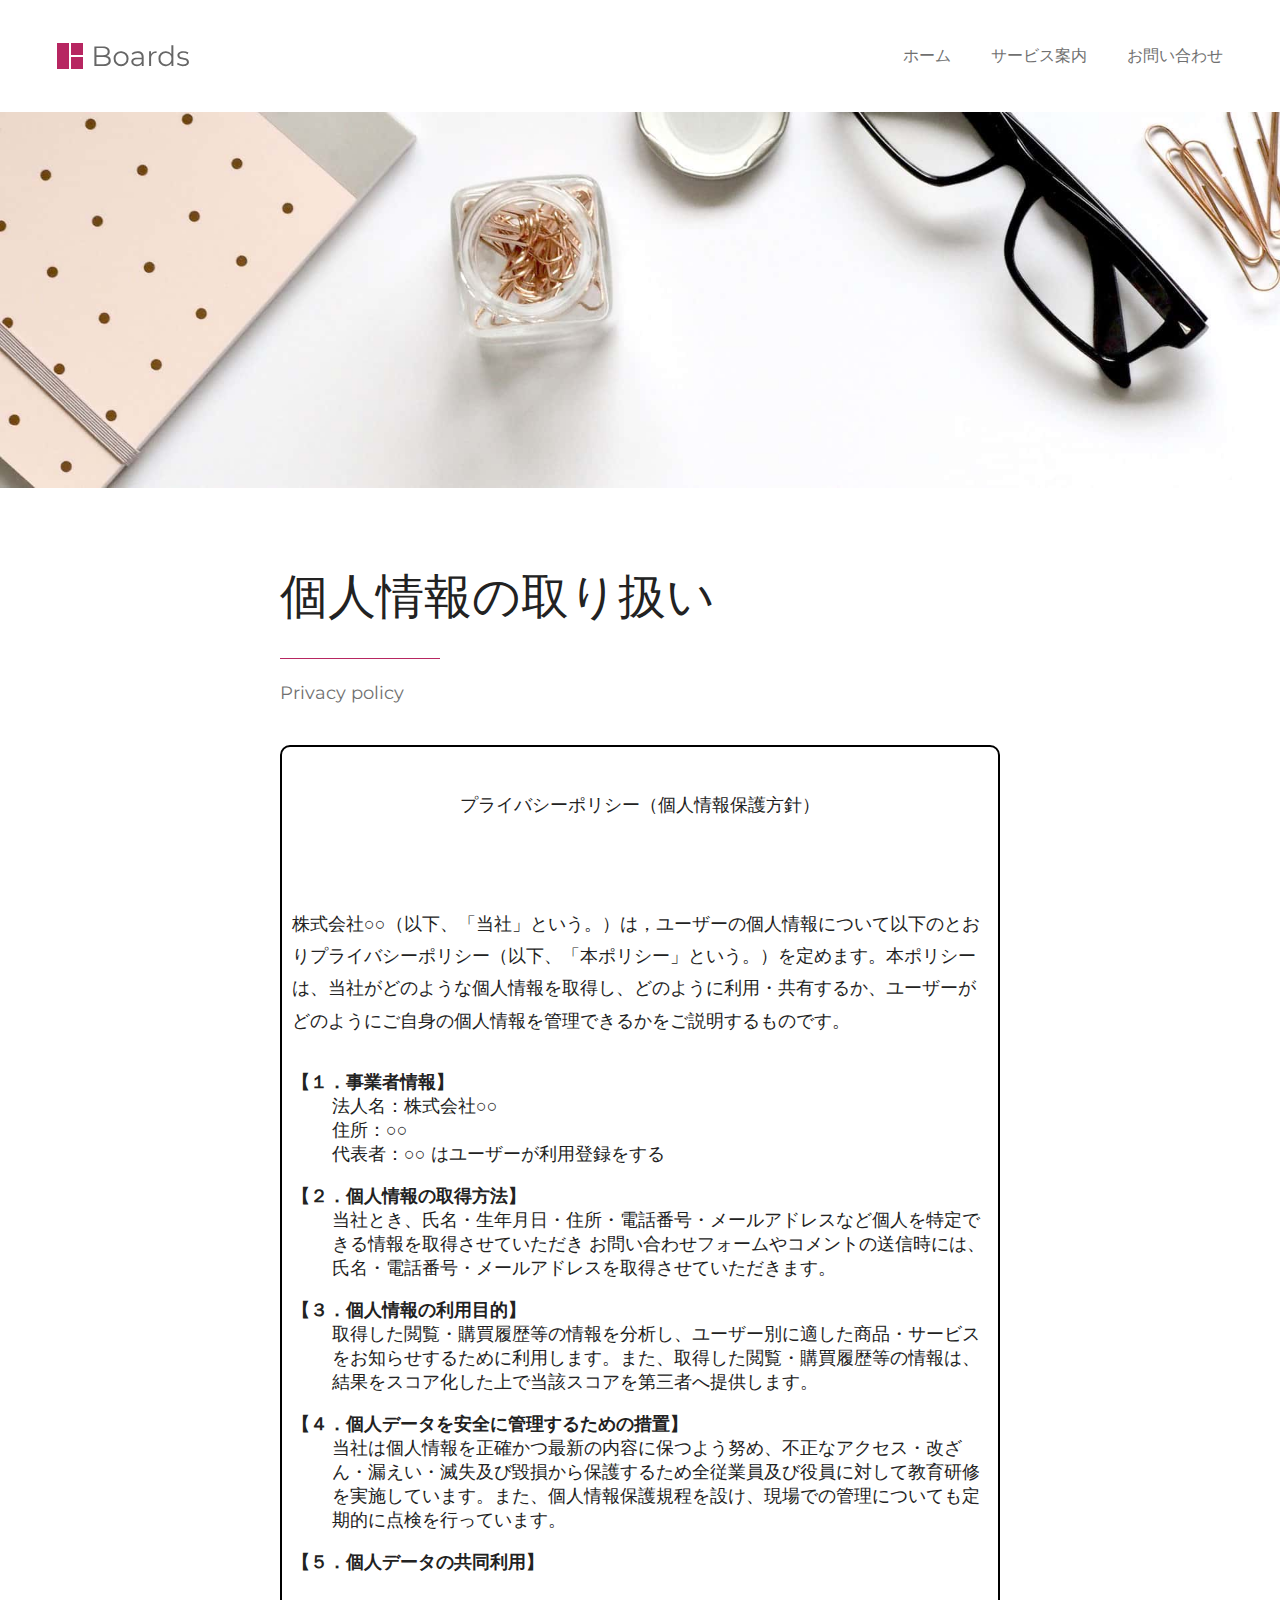
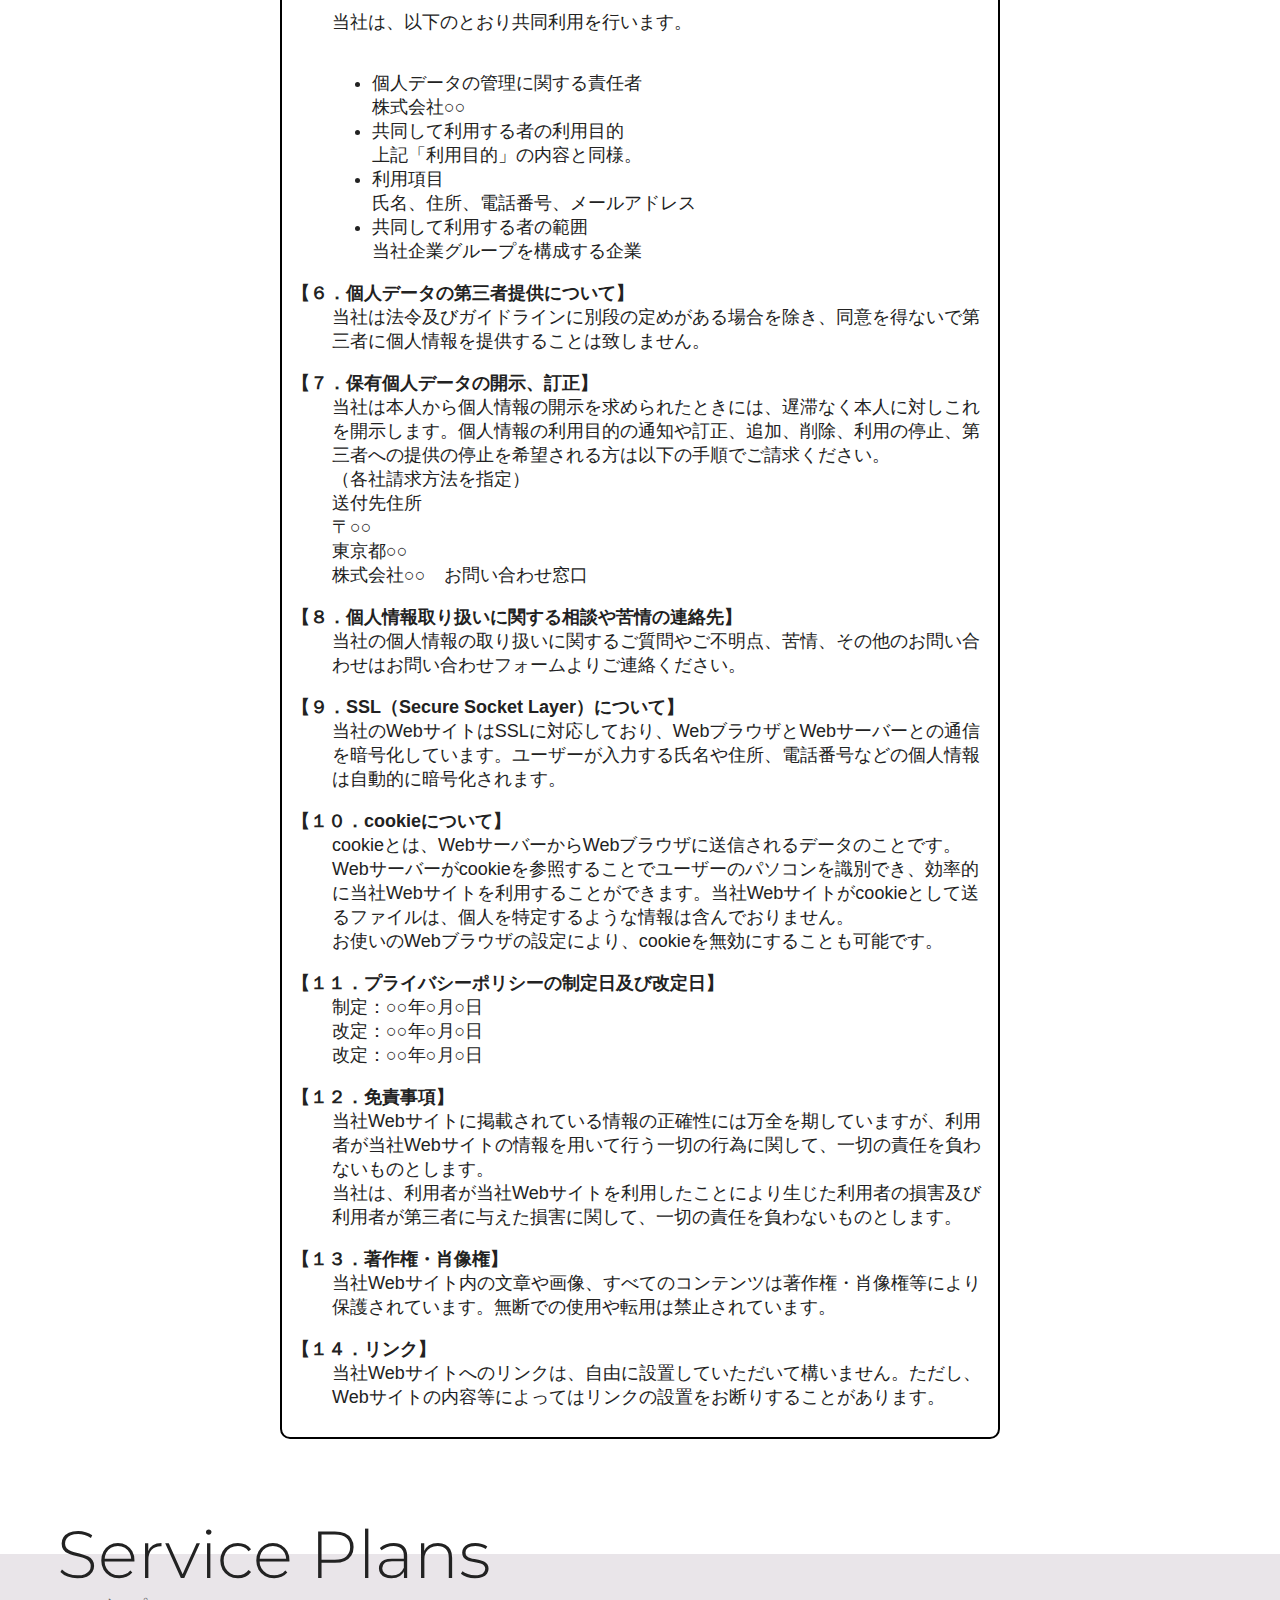
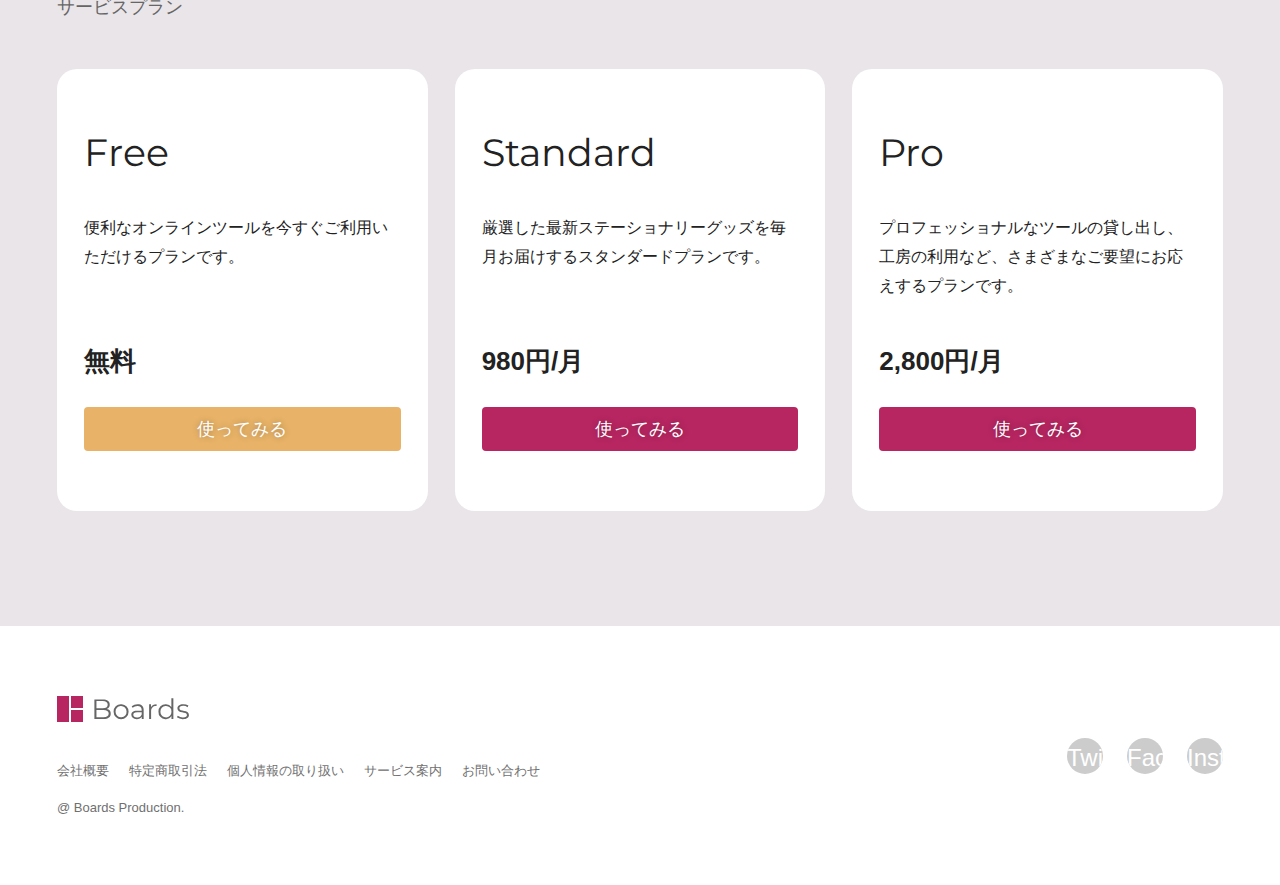
<file: privacy.html>
<!DOCTYPE html>
<html lang="ja">

<head>
	<!-- Google Tag Manager -->
	<script>(function (w, d, s, l, i) {
			w[l] = w[l] || []; 
			w[l].push({ 'gtm.start': new Date().getTime(), event: 'gtm.js' }); 
			var f = d.getElementsByTagName(s)[0],	j = d.createElement(s), dl = l != 'dataLayer' ? '&l=' + l : '';
			j.async = true;
			j.src =	'https://www.googletagmanager.com/gtm.js?id=' + i + dl;
			f.parentNode.insertBefore(j, f);
		})(window, document, 'script', 'dataLayer', 'GTM-KLNRV3Z');</script>
	<!-- End Google Tag Manager -->
	<meta charset="UTF-8">
	<meta name="viewport" content="width=device-width">
	<title>個人情報の取り扱い | Boards</title>
	<link rel="preconnect" href="https://fonts.gstatic.com">
	<link href="https://fonts.googleapis.com/css2?family=Montserrat:wght@300;400&display=swap" rel="stylesheet">
	<link href="https://use.fontawesome.com/releases/v5.15.3/css/all.css"	integrity="sha384-SZXxX4whJ79/gErwcOYf+zWLeJdY/qpuqC4cAa9rOGUstPomtqpuNWT9wdPEn2fk" crossorigin="anonymous"	rel="stylesheet">
	<link href="style.css" rel="stylesheet">
</head>

<body id="Privacy">
	<!-- Google Tag Manager (noscript) -->
	<noscript>
		<iframe src="https://www.googletagmanager.com/ns.html?id=GTM-KLNRV3Z" height="0" width="0" style="display:none;visibility:hidden"></iframe>
	</noscript>
	<!-- End Google Tag Manager (noscript) -->
	<header class="header">
		<div class="header-container w-container">
			<div class="site">
				<a href="index.html">
					<img src="img/logo.svg" alt="Boards" width="135" height="26">
				</a>
			</div>

			<button class="navbtn" onClick="document.querySelector('html').classList.toggle('open')">
				<i class="fas fa-bars"></i>
				<i class="fas fa-times"></i>
				<span class="sr-only">MENU</span>
			</button>

			<nav class="nav">
				<ul>
					<li><a href="index.html">ホーム</a></li>
					<li><a href="content.html">サービス案内</a></li>
					<li><a href="contact.html">お問い合わせ</a></li>
				</ul>
			</nav>
		</div>
	</header>

	<article class="entry">
		<figure class="entry-img">
			<img src="img/service.jpg" alt="" width="1600" height="470">
		</figure>

		<div class="w-container">
			<h1 class="heading-decoration">個人情報の取り扱い</h1>
			<p>Privacy policy</p>

			<div class="entry-container">
				<div style="border: 2px solid #000000; padding: 10px; border-radius: 10px;">
					<p align="center">プライバシーポリシー（個人情報保護方針）</p><br>
					<p>株式会社○○（以下、「当社」という。）は，ユーザーの個人情報について以下のとおりプライバシーポリシー（以下、「本ポリシー」という。）を定めます。本ポリシーは、当社がどのような個人情報を取得し、どのように利用・共有するか、ユーザーがどのようにご自身の個人情報を管理できるかをご説明するものです。</p>
					<dl>
						<dt><strong>【１．事業者情報】</strong></dt>
						<dd>法人名：株式会社○○<br> 住所：○○ <br> 代表者：○○
							はユーザーが利用登録をする</dd>
					</dl>
					<dl>
						<dt><strong>【２．個人情報の取得方法】</strong></dt>
						<dd>当社とき、氏名・生年月日・住所・電話番号・メールアドレスなど個人を特定できる情報を取得させていただき
							お問い合わせフォームやコメントの送信時には、氏名・電話番号・メールアドレスを取得させていただきます。</dd>
					</dl>
					<dl>
						<dt><strong>【３．個人情報の利用目的】</strong></dt>
						<dd>取得した閲覧・購買履歴等の情報を分析し、ユーザー別に適した商品・サービスをお知らせするために利用します。また、取得した閲覧・購買履歴等の情報は、結果をスコア化した上で当該スコアを第三者へ提供します。</dd>
					</dl>
					<dl>
						<dt><strong>【４．個人データを安全に管理するための措置】</strong></dt>
						<dd>当社は個人情報を正確かつ最新の内容に保つよう努め、不正なアクセス・改ざん・漏えい・滅失及び毀損から保護するため全従業員及び役員に対して教育研修を実施しています。また、個人情報保護規程を設け、現場での管理についても定期的に点検を行っています。</dd>
					</dl>
					<dl>
						<dt><strong>【５．個人データの共同利用】</strong></dt>
						<dd>
							<p>当社は、以下のとおり共同利用を行います。</p>
							<ul>
								<li>個人データの管理に関する責任者<br> 株式会社○○</li>
								<li>共同して利用する者の利用目的<br> 上記「利用目的」の内容と同様。</li>
								<li>利用項目<br> 氏名、住所、電話番号、メールアドレス</li>
								<li>共同して利用する者の範囲<br> 当社企業グループを構成する企業</li>
							</ul>
						</dd>
					</dl>
					<dl>
						<dt><strong>【６．個人データの第三者提供について】</strong></dt>
						<dd>当社は法令及びガイドラインに別段の定めがある場合を除き、同意を得ないで第三者に個人情報を提供することは致しません。</dd>
					</dl>
					<dl>
						<dt><strong>【７．保有個人データの開示、訂正】</strong></dt>
						<dd>当社は本人から個人情報の開示を求められたときには、遅滞なく本人に対しこれを開示します。個人情報の利用目的の通知や訂正、追加、削除、利用の停止、第三者への提供の停止を希望される方は以下の手順でご請求ください。<br>
							（各社請求方法を指定）<br> 送付先住所<br> 〒○○<br> 東京都○○<br> 株式会社○○　お問い合わせ窓口
						</dd>
					</dl>
					<dl>
						<dt><strong>【８．個人情報取り扱いに関する相談や苦情の連絡先】</strong></dt>
						<dd>当社の個人情報の取り扱いに関するご質問やご不明点、苦情、その他のお問い合わせはお問い合わせフォームよりご連絡ください。</dd>
					</dl>
					<dl>
						<dt><strong>【９．SSL（Secure Socket Layer）について】</strong></dt>
						<dd>当社のWebサイトはSSLに対応しており、WebブラウザとWebサーバーとの通信を暗号化しています。ユーザーが入力する氏名や住所、電話番号などの個人情報は自動的に暗号化されます。</dd>
					</dl>
					<dl>
						<dt><strong>【１０．cookieについて】</strong></dt>
						<dd>cookieとは、WebサーバーからWebブラウザに送信されるデータのことです。Webサーバーがcookieを参照することでユーザーのパソコンを識別でき、効率的に当社Webサイトを利用することができます。当社Webサイトがcookieとして送るファイルは、個人を特定するような情報は含んでおりません。<br>
							お使いのWebブラウザの設定により、cookieを無効にすることも可能です。</dd>
					</dl>
					<dl>
						<dt><strong>【１１．プライバシーポリシーの制定日及び改定日】</strong></dt>
						<dd> 制定：○○年○月○日<br> 改定：○○年○月○日<br> 改定：○○年○月○日</dd>
					</dl>
					<dl>
						<dt><strong>【１２．免責事項】</strong></dt>
						<dd>当社Webサイトに掲載されている情報の正確性には万全を期していますが、利用者が当社Webサイトの情報を用いて行う一切の行為に関して、一切の責任を負わないものとします。<br>
							当社は、利用者が当社Webサイトを利用したことにより生じた利用者の損害及び利用者が第三者に与えた損害に関して、一切の責任を負わないものとします。</dd>
					</dl>
					<dl>
						<dt><strong>【１３．著作権・肖像権】</strong></dt>
						<dd>当社Webサイト内の文章や画像、すべてのコンテンツは著作権・肖像権等により保護されています。無断での使用や転用は禁止されています。</dd>
					</dl>
					<dl>
						<dt><strong>【１４．リンク】</strong></dt>
						<dd>当社Webサイトへのリンクは、自由に設置していただいて構いません。ただし、Webサイトの内容等によってはリンクの設置をお断りすることがあります。</dd>
					</dl>
				</div>
			</div>
		</div>
	</article>

	<section class="plans">
		<div class="w-container">
			<h2 class="heading">
				Service Plans <span>サービスプラン</span>
			</h2>

			<div class="plans-container">
				<div class="plan">
					<h3>Free</h3>
					<p class="desc">便利なオンラインツールを今すぐご利用いただけるプランです。</p>
					<p class="price">無料</p>
					<a href="#" class="btn">使ってみる</a>
				</div>

				<div class="plan">
					<h3>Standard</h3>
					<p class="desc">厳選した最新ステーショナリーグッズを毎月お届けするスタンダードプランです。</p>
					<p class="price">980円/月</p>
					<a href="#" class="btn btn-accent">使ってみる</a>
				</div>

				<div class="plan">
					<h3>Pro</h3>
					<p class="desc">プロフェッショナルなツールの貸し出し、工房の利用など、さまざまなご要望にお応えするプランです。</p>
					<p class="price">2,800円/月</p>
					<a href="#" class="btn btn-accent">使ってみる</a>
				</div>
			</div>
		</div>
	</section>

	<footer class="footer">
		<div class="footer-container w-container">
			<div class="footer-site">
				<a href="index.html">
					<img src="img/logo.svg" alt="Boards" width="135" height="26">
				</a>
			</div>

			<ul class="footer-sns">
				<li>
					<a href="#">
						<i class="fab fa-twitter"></i>
						<span class="sr-only">Twitter</span>
					</a>
				</li>
				<li>
					<a href="#">
						<i class="fab fa-facebook-f"></i>
						<span class="sr-only">Facebook</span>
					</a>
				</li>
				<li>
					<a href="#">
						<i class="fab fa-instagram"></i>
						<span class="sr-only">Instagram</span>
					</a>
				</li>
			</ul>

			<ul class="footer-menu">
				<li><a href="about.html">会社概要</a></li>
				<li><a href="notations.html">特定商取引法</a></li>
				<li><a href="privacy.html">個人情報の取り扱い</a></li>
				<li><a href="content.html">サービス案内</a></li>
				<li><a href="contact.html">お問い合わせ</a></li>
			</ul>

			<div class="footer-copy">
				@ Boards Production.
			</div>
		</div>
	</footer>

</body>

</html>
</file>
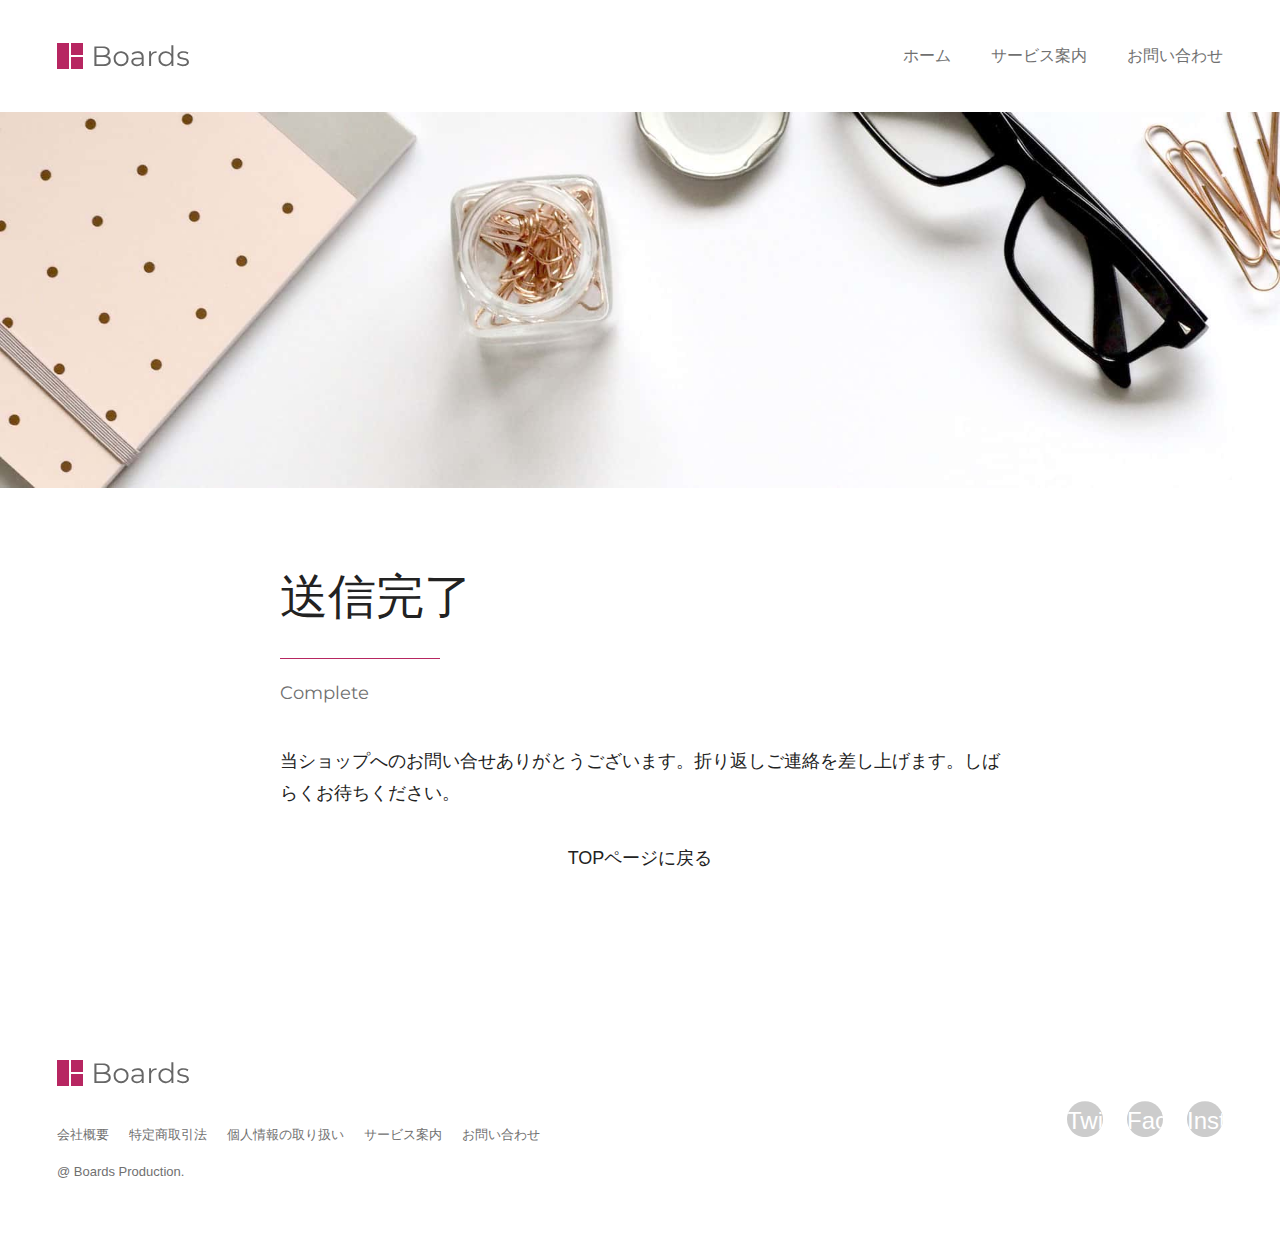
<file: thanks.html>
<!DOCTYPE html>
<html lang="ja">
<head>
	<!-- Google Tag Manager -->
	<script>(function (w, d, s, l, i) {
		w[l] = w[l] || []; w[l].push({
			'gtm.start':
				new Date().getTime(), event: 'gtm.js'
		}); var f = d.getElementsByTagName(s)[0],
			j = d.createElement(s), dl = l != 'dataLayer' ? '&l=' + l : ''; j.async = true; j.src =
				'https://www.googletagmanager.com/gtm.js?id=' + i + dl; f.parentNode.insertBefore(j, f);
	})(window, document, 'script', 'dataLayer', 'GTM-KLNRV3Z');</script>
	<!-- End Google Tag Manager -->
	<meta charset="UTF-8">
	<meta name="viewport" content="width=device-width">
	<title>送信完了 | Boards</title>
	<link rel="preconnect" href="https://fonts.gstatic.com">
	<link href="https://fonts.googleapis.com/css2?family=Montserrat:wght@300;400&display=swap" rel="stylesheet">
	<link href="https://use.fontawesome.com/releases/v5.15.3/css/all.css" integrity="sha384-SZXxX4whJ79/gErwcOYf+zWLeJdY/qpuqC4cAa9rOGUstPomtqpuNWT9wdPEn2fk" crossorigin="anonymous" rel="stylesheet">
	<link href="style.css" rel="stylesheet">
</head>
<body id="Contact">
	<!-- Google Tag Manager (noscript) -->
	<noscript>
		<iframe src="https://www.googletagmanager.com/ns.html?id=GTM-KLNRV3Z" height="0" width="0" style="display:none;visibility:hidden"></iframe>
	</noscript>
	<!-- End Google Tag Manager (noscript) -->
	<header class="header">
	<div class="header-container w-container">
		<div class="site">
			<a href="index.html">
				<img src="img/logo.svg" alt="Boards" width="135" height="26">
			</a>
		</div>

		<button class="navbtn" onClick="document.querySelector('html').classList.toggle('open')">
			<i class="fas fa-bars"></i>
			<i class="fas fa-times"></i>
			<span class="sr-only">MENU</span>
		</button>

		<nav class="nav">
			<ul>
				<li><a href="index.html">ホーム</a></li>
				<li><a href="content.html">サービス案内</a></li>
				<li><a href="contact.html">お問い合わせ</a></li>				
			</ul>
		</nav>
	</div>
</header>

<article class="entry">
	<figure class="entry-img">
		<img src="img/service.jpg" alt="" width="1600" height="470">
	</figure>
	
	<div class="w-container">
		<h1 class="heading-decoration">送信完了</h1>
		<p>Complete</p>

		<div class="entry-container">
			<p>当ショップへのお問い合せありがとうございます。折り返しご連絡を差し上げます。しばらくお待ちください。</p>
			<p align="center"><a href="./">TOPページに戻る</a></p>
		</div>
	</div>
</article>

<footer class="footer">
	<div class="footer-container w-container">
		<div class="footer-site">
			<a href="index.html">
				<img src="img/logo.svg" alt="Boards" width="135" height="26">
			</a>
		</div>

		<ul class="footer-sns">
			<li>
				<a href="#">
					<i class="fab fa-twitter"></i>
					<span class="sr-only">Twitter</span>
				</a>
			</li>
			<li>
				<a href="#">
					<i class="fab fa-facebook-f"></i>
					<span class="sr-only">Facebook</span>
				</a>
			</li>
			<li>
				<a href="#">
					<i class="fab fa-instagram"></i>
					<span class="sr-only">Instagram</span>
				</a>
			</li>
		</ul>

		<ul class="footer-menu">
			<li><a href="about.html">会社概要</a></li>
			<li><a href="notations.html">特定商取引法</a></li>
			<li><a href="privacy.html">個人情報の取り扱い</a></li>
			<li><a href="content.html">サービス案内</a></li>
			<li><a href="contact.html">お問い合わせ</a></li>
		</ul>

		<div class="footer-copy">
			@ Boards Production.
		</div>
	</div>
</footer>

</body>
</html>
</file>
<file: style.css>
@charset "UTF-8";

/* 基本 */
:root {
	--v-space: clamp(90px, 9vw, 120px);
}

body {
	margin: 0;
	background-color: #eeeeee;
	color: #222222;
	font-family: sans-serif;
}

h1, h2, h3, h4, h5, h6, p, figure, ul {
	margin: 0;
	padding: 0;
	list-style: none;
}

p {
	line-height: 1.8;
}

a {
	color: inherit;
	text-decoration: none;
}

a:hover {
	filter: brightness(90%) contrast(120%);
}

img {
	display: block;
	max-width: 100%;
	height: auto;
}


/* 横幅と左右の余白 */
.w-container {
	width: min(92%, 1166px);
	margin: auto;
	position: relative;
}

/* ヘッダー */
.header {
	height: 112px;
	background-color: #ffffff;
}

.header-container {
	display: flex;
	justify-content: space-between;
	align-items: center;
	height: 100%;
}

/* ナビゲーションボタン */
.navbtn {
	padding: 0;
	outline: none;
	border: none;
	background: transparent;
	cursor: pointer;
	color: #aaaaaa;
	font-size: 30px;
}

.open .navbtn {
	z-index: 110;
	color: #ffffff;
}

.navbtn .fa-bars {
	display: revert;
}
.open .navbtn .fa-bars {
	display: none;
}

.navbtn .fa-times {
	display: none;
}
.open .navbtn .fa-times {
	display: revert;
}

@media (min-width: 768px) {
	.navbtn {
		display: none;
	}
}

/* ナビゲーションメニュー：モバイル */
@media (max-width: 767px) {
	.nav {
		position: fixed;
		inset: 0 -100% 0 100%;
		z-index: 100;
		background-color: #4e483ae6;
		transition: transform 0.3s;
	}

	.open .nav {
		transform: translate(-100%, 0);
	}

	.open body {
		position: fixed;
		overflow: hidden;
	}

	.nav ul {
		display: flex;
		flex-direction: column;
		justify-content: center;
		align-items: center;
		height: 100%;
		gap: 40px;
		color: #ffffff;
	}
}

/* ナビゲーションメニュー：PC */
@media (min-width: 768px) {
	.nav ul {
		display: flex;
		gap: 40px;
		color: #707070;
	}
}

/* ヒーロー */
.hero {
	height: 650px;
	background-image: url(img/hero.jpg);
	background-position: center;
	background-size: cover;
}

.hero-container {
	display: grid;
	justify-items: center;
	align-content: center;
	height: 100%;
}

.hero h1 {
	margin-bottom: 42px;
	font-family: "Montserrat", sans-serif;
	font-size: clamp(48px, 5vw, 68px);
	min-height: 0vw;
	font-weight: 400;
	line-height: 1.3;
	text-align: center;
}

.hero p {
	margin-bottom: 72px;
}

/* ボタン */
.btn {
	display: block;
	width: 260px;
	padding: 10px;
	box-sizing: border-box;
	border-radius: 4px;
	background-color: #e8b368;
	color: #ffffff;
	font-size: 18px;
	text-align: center;
	text-shadow: 0 0 6px #00000052;
}

.btn-accent {
	background-color: #b72661;
}

/* 画像とテキスト */
.imgtext {
	padding: var(--v-space) 0;
	background-color: #ffffff;
}

.imgtext + .imgtext {
	padding-top: 0;
}

.imgtext-container {
	display: flex;
	flex-direction: column;
	gap: clamp(45px, 6vw, 80px);
}

@media (min-width: 768px) {
	.imgtext-container {
		flex-direction: row;
		align-items: center;
	}

	.imgtext-container.reverse {
		flex-direction: row-reverse;
	}

	.imgtext-container > .text {
		flex: 1;
		min-width: 17em;
  	}

	.imgtext-container > .img {
		flex: 2;
	}
}

/* タイトルとサブタイトル（赤色の短い線で装飾） */
.heading-decoration {
	font-size: clamp(30px, 3vw, 40px);
	min-height: 0vw;
	font-weight: 400;
}

.heading-decoration::after {
	display: block;
	content: '';
	width: 160px;
	height: 0px;
	border-top: solid 1px #b72661;
	margin-top: 0.6em;
}

.heading-decoration + p {
	margin-top: 1em;
	margin-bottom: 2em;
	color: #707070;
	font-family: "Montserrat", sans-serif;
	font-size: 18px;
}


/* 記事一覧 */
.posts {
	padding: var(--v-space) 0;
	background-color: #f3f1ed;
}

.posts-container {
	display: grid;
	grid-template-columns: repeat(2, 1fr);
	gap: 32px 25px;
}

@media (min-width: 768px) {
	.posts-container {
		grid-template-columns: repeat(3, 1fr);
	}
}

/* 記事一覧の記事 */
.post a {
	display: block;
}

.post h3 {
	margin: 1em 0 0.5em;
	font-size: clamp(12px, 2vw, 20px);
	min-height: 0vw;
}

.post p {
	max-width: 20em;
	font-size: clamp(10px, 1.6vw, 14px);
	min-height: 0vw;
}

.post img {
	aspect-ratio: 3 / 2;
	object-fit: cover;
	width: 100%;
}

@supports not (aspect-ratio: 3 / 2) {
	.post img {
		height: 180px;
	}
}

/* パーツの見出し */
.heading {
	position: absolute;
	top: calc((var(--v-space) + 0.6em) * -1);
	font-family: "Montserrat", sans-serif;
	font-size: clamp(40px, 5.2vw, 70px);
	min-height: 0vw;
	font-weight: 300;
}

.heading span {
	display: block;
	color: #666666;
	font-size: 18px;
}


/* フッター */
.footer {
	padding: 70px 0;
	background-color: #ffffff;
	color: #707070;
	font-size: 13px;
}

.footer-container {
	display: grid;
	gap: 50px;
	justify-items: center;
}

@media (min-width: 768px) {
	.footer-container {
		grid-template-columns: auto auto;
		grid-template-rows: auto auto auto;
		gap: 20px;
	}

	.footer-container > .footer-site {
		margin-bottom: 20px;
	}

	.footer-container > *:not(.footer-sns) {
		justify-self: start;
	}
	
	.footer-container > .footer-sns {
		grid-column: 2;
		grid-row: 1 / 4;
		justify-self: end;
		align-self: center;
	}
}


/* フッター：SNSメニュー */
.footer-sns {
	display: flex;
	gap: 24px;
	font-size: 24px;
}

.footer-sns a {
	display: grid;
	place-items: center;
	width: 36px;
	aspect-ratio: 1 / 1;
	background-color: #cccccc;
	color: #ffffff;
	clip-path: circle(50%);
}

@supports not (aspect-ratio: 1 / 1) {
	.footer-sns a {
		height: 36px;
	}
}


/* フッター：テキストメニュー */
.footer-menu {
	display: flex;
	flex-wrap: wrap;
	justify-content: center;
	gap: 20px;
}


/* 記事 */
.entry {
	padding-bottom: var(--v-space);
	background-color: #ffffff;
}

.entry-img img {
	width: 100%;
	max-height: 400px;
	object-fit: cover;
	margin-bottom: calc(var(--v-space) * 2 / 3);
}

.entry .w-container {
	max-width: 720px;
}

.entry .heading-decoration {
	font-size: clamp(30px, 6.25vw, 48px);
}

.entry-container {
	font-size: clamp(16px, 2.4vw, 18px);
}

.entry-container :where(h1, h2, h3, h4, h5, h6, p, figure, ul) {
	margin-top: revert;
	margin-bottom: revert;
	padding: revert;
	list-style: revert;
}

.entry-container p {
	margin: 1.8em 0;
}

.entry-container > :first-child {
	margin-top: 0;
}

.entry-container > :last-child {
	margin-bottom: 0;
}


/* プラン */
.plans {
	padding: var(--v-space) 0;
	background-color: #e9e5e9;
}

.plans-container {
	display: grid;
	gap: 27px;
}

@media (min-width: 768px) {
	.plans-container {
		grid-template-columns: repeat(3, 1fr);
	}
}

/* プラン：カード */
.plan {
	display: flex;
	flex-direction: column;
	padding: 60px 27px;
	border-radius: 20px;
	background-color: #ffffff;
}

.plan h3 {
	margin-bottom: 38px;
	font-family: "Montserrat", sans-serif;
	font-size: 38px;
	font-weight: 400;
}

.plan .desc {
	margin-bottom: 38px;
}

.plan .price {
	margin-top: auto;
	margin-bottom: 22px;
	font-size: 26px;
	font-weight: bold;
}

.plan .btn {
	width: auto;
}

/* 特定商取引法に基づく表記 */
#Notations table {
	background-color: #999999;
	width: fit-content;
	margin: 0 auto;
	border: none;

}

#Notations th {
	background-color: #eeeeee;
	font-weight: normal;
	min-width: 8em;
}

#Notations td {
	background-color: #ffffff;
}

#Notations td span {
	white-space: nowrap;
}

@media (max-width: 840px) {
	#Notations table {
		display: contents;
	}

	#Notations :is(tr, th, td) {
		display: block;
	}
}

/* 会社概要 */
#About :is(dl, dt, dd) {
  margin: 0;
  padding: 0;
/*   リセットCSS（適用するサイトで定義済なら不要） */
}

#About .company-overview {
  border-top: 1px solid #ddd;
}

#About .company-overview .item {
  padding: 24px 0;
  border-bottom: 1px solid #ddd;
}

@media screen and (min-width: 560px) {
  #About .company-overview .item {
    display: grid;
    /*項目名：名称の横幅比率*/
    grid-template-columns: 1fr 5fr;
    /*項目名：名称の間の余白*/
    column-gap: 32px;
    -webkit-column-gap: 32px;
    -moz-column-gap: 32px;
  }
}

/* お問い合わせ */
#Contact :is(th, td) {
	font-weight: normal;
	text-align: left;
	padding: 0.25em 0.5em;
	box-sizing: border-box;
}

#Contact :is(input[type="text"], select, textarea) {
	font-size: clamp(16px, 2.4vw, 18px);
	width: calc(100% - 0.5em);
}

@media (max-width: 480px) {
	#Contact table {
		display: block;
		box-sizing: border-box;
	}

	#Contact tr {
		display: contents;
	}

	#Contact :is(th, td) {
		display: block;
		width: 87vw;
	}

	#Contact th {
		background-color: #eeeeee;
	}

	#Contact td {
		margin-bottom: 1em;
	}
}
</file>
